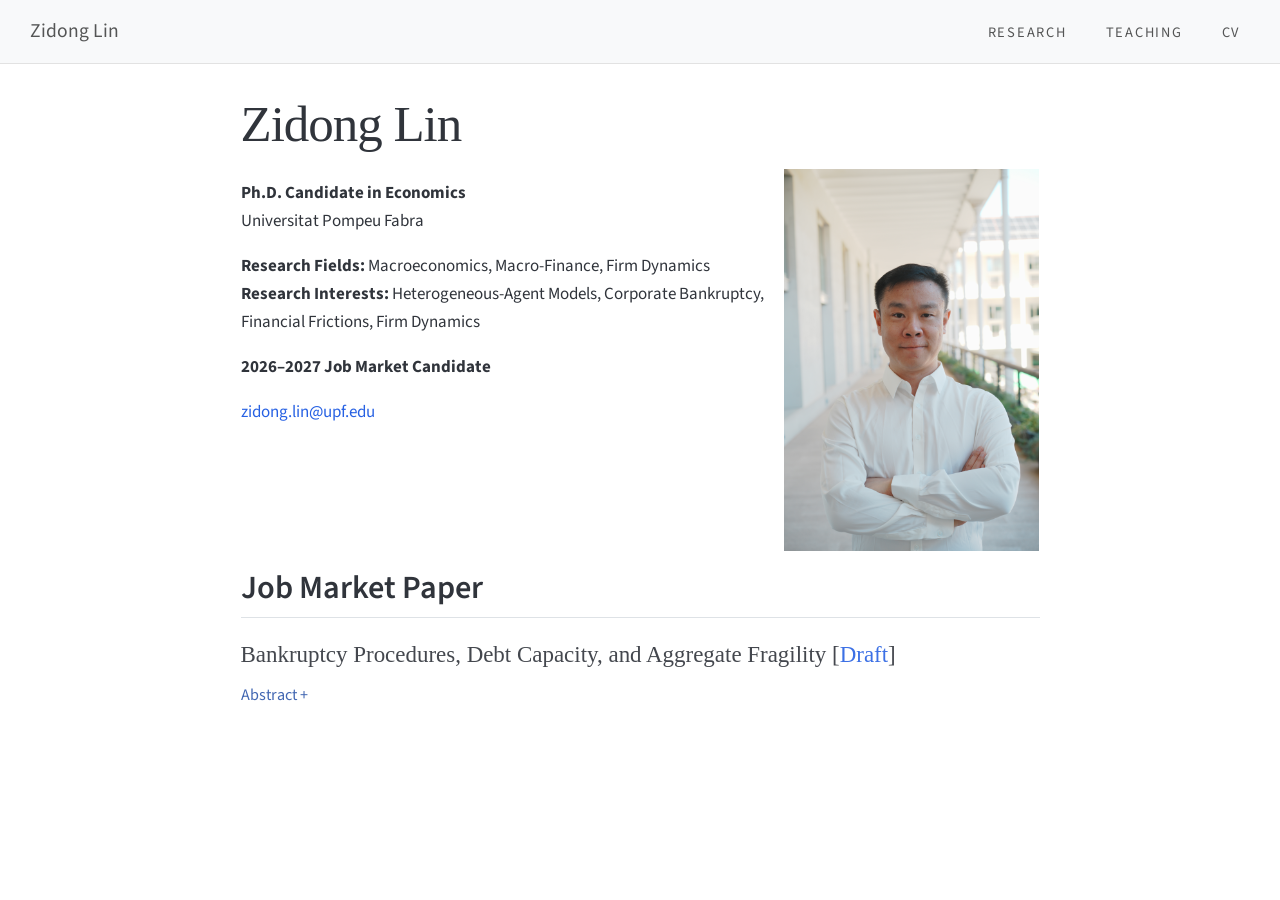
<file: index.html>
<!DOCTYPE html>
<html xmlns="http://www.w3.org/1999/xhtml" lang="en" xml:lang="en"><head>

<meta charset="utf-8">
<meta name="generator" content="quarto-1.10.18">

<meta name="viewport" content="width=device-width, initial-scale=1.0, user-scalable=yes">


<title>Zidong Lin</title>
<style>
/* Default styles provided by pandoc.
** See https://pandoc.org/MANUAL.html#variables-for-html for config info.
*/
span.smallcaps{font-variant: small-caps;}
div.columns{display: flex; gap: 1.5em;}
div.column{flex: auto;}
@media screen {
div.columns{gap: min(4vw, 1.5em);}
div.column{overflow-x: auto;}
}
div.hanging-indent{margin-left: 1.5em; text-indent: -1.5em;}
ul.task-list{list-style: none;}
ul.task-list li input[type="checkbox"] {
  width: 0.8em;
  margin: 0 0.8em 0.2em -1em; /* quarto-specific, see https://github.com/quarto-dev/quarto-cli/issues/4556 */ 
  vertical-align: middle;
}
</style>


<script src="site_libs/quarto-nav/quarto-nav.js"></script>
<script src="site_libs/quarto-nav/headroom.min.js"></script>
<script src="site_libs/clipboard/clipboard.min.js"></script>
<script src="site_libs/quarto-html/quarto.js" type="module"></script>
<script src="site_libs/quarto-html/tabsets/tabsets.js" type="module"></script>
<script src="site_libs/quarto-html/popper.min.js"></script>
<script src="site_libs/quarto-html/tippy.umd.min.js"></script>
<script src="site_libs/quarto-html/anchor.min.js"></script>
<link href="site_libs/quarto-html/tippy.css" rel="stylesheet">
<link href="site_libs/quarto-html/quarto-syntax-highlighting-64a204ab8560d761af7679ceaba22944.css" rel="stylesheet" id="quarto-text-highlighting-styles">
<script src="site_libs/bootstrap/bootstrap.min.js"></script>
<link href="site_libs/bootstrap/bootstrap-icons.css" rel="stylesheet">
<link href="site_libs/bootstrap/bootstrap-172ba59bd5e0b52282274ba0c0cc16fc.min.css" rel="stylesheet" append-hash="true" id="quarto-bootstrap" data-mode="light">
<script id="quarto-search-options" type="application/json">{
  "language": {
    "search-no-results-text": "No results",
    "search-matching-documents-text": "matching documents",
    "search-copy-link-title": "Copy link to search",
    "search-hide-matches-text": "Hide additional matches",
    "search-more-match-text": "more match in this document",
    "search-more-matches-text": "more matches in this document",
    "search-clear-button-title": "Clear",
    "search-text-placeholder": "",
    "search-detached-cancel-button-title": "Cancel",
    "search-submit-button-title": "Submit",
    "search-label": "Search"
  }
}</script>


<link rel="stylesheet" href="styles.css">
</head>

<body class="nav-fixed fullcontent quarto-light">

<div id="quarto-search-results"></div>
  <header id="quarto-header" class="headroom fixed-top">
    <nav class="navbar navbar-expand-lg " data-bs-theme="dark">
      <div class="navbar-container container-fluid">
      <div class="navbar-brand-container mx-auto">
    <a class="navbar-brand" href="./index.html">
    <span class="navbar-title">Zidong Lin</span>
    </a>
  </div>
          <button class="navbar-toggler" type="button" data-bs-toggle="collapse" data-bs-target="#navbarCollapse" aria-controls="navbarCollapse" role="menu" aria-expanded="false" aria-label="Toggle navigation" onclick="if (window.quartoToggleHeadroom) { window.quartoToggleHeadroom(); }">
  <span class="navbar-toggler-icon"></span>
</button>
          <div class="collapse navbar-collapse" id="navbarCollapse">
            <ul class="navbar-nav navbar-nav-scroll ms-auto">
  <li class="nav-item">
    <a class="nav-link" href="./research.html"> 
<span class="menu-text">Research</span></a>
  </li>  
  <li class="nav-item">
    <a class="nav-link" href="./teaching.html"> 
<span class="menu-text">Teaching</span></a>
  </li>  
  <li class="nav-item">
    <a class="nav-link" href="./cv.html"> 
<span class="menu-text">CV</span></a>
  </li>  
</ul>
          </div> <!-- /navcollapse -->
            <div class="quarto-navbar-tools">
</div>
      </div> <!-- /container-fluid -->
    </nav>
</header>
<!-- content -->
<div id="quarto-content" class="quarto-container page-columns page-rows-contents page-layout-article page-navbar">
<!-- sidebar -->
<!-- margin-sidebar -->
    
<!-- main -->
<main class="content" id="quarto-document-content"><header id="title-block-header" class="quarto-title-block"><h1 class="title display-7">Zidong Lin</h1></header>




<div class="columns homepage-intro">
<div class="column" style="width:68%;">
<section id="zidong-lin" class="level1">

<p><strong>Ph.D.&nbsp;Candidate in Economics</strong><br>
Universitat Pompeu Fabra</p>
<p><strong>Research Fields:</strong> Macroeconomics, Macro-Finance, Firm Dynamics<br>
<strong>Research Interests:</strong> Heterogeneous-Agent Models, Corporate Bankruptcy, Financial Frictions, Firm Dynamics</p>
<p><strong>2026–2027 Job Market Candidate</strong></p>
<p><a href="mailto:zidong.lin@upf.edu">zidong.lin@upf.edu</a></p>
</section>
</div><div class="column" style="width:32%;">
<p><img src="images/ZidongLin.jpg" class="profile-photo img-fluid"></p>
</div>
</div>
<section id="job-market-paper" class="level2">
<h2 class="anchored" data-anchor-id="job-market-paper">Job Market Paper</h2>
<section id="bankruptcy-procedures-debt-capacity-and-aggregate-fragility-draft" class="level3">
<h3 class="anchored" data-anchor-id="bankruptcy-procedures-debt-capacity-and-aggregate-fragility-draft">Bankruptcy Procedures, Debt Capacity, and Aggregate Fragility [<a class="paper-link" href="files/ZidongLin_Bankruptcy_Debt_Capacity_Fragility.pdf">Draft</a>]</h3>
<details class="abstract">
<summary>
Abstract
</summary>
<p>
Much corporate debt is backed by firms’ going concern value rather than the liquidation value of their assets. Such borrowing exposes firms to rollover risk, since what creditors recover depends on the firm continuing to operate. I study how bankruptcy procedures shape firms’ debt capacity and aggregate fragility in a heterogeneous-firm general-equilibrium model with defaultable short-term debt and rollover risk. Reorganization raises creditor recoveries in default, expanding the amount of debt that is safe from runs, but weakens repayment incentives when creditors have limited bargaining power. In the calibrated U.S. economy, the first force dominates: easier reorganization raises debt capacity, productivity, and welfare. These gains can reverse when rollover risk is sufficiently low. Yet such economies are also the most fragile, as firms self-insure less and take on more refinancing exposure. Reorganization therefore provides greater protection against credit market disruptions precisely where it may reduce steady-state welfare.
</p>
</details>


</section>
</section>

</main> <!-- /main -->
<script id="quarto-html-after-body" type="application/javascript">
  window.document.addEventListener("DOMContentLoaded", function (event) {
    const icon = "";
    const anchorJS = new window.AnchorJS();
    anchorJS.options = {
      placement: 'right',
      icon: icon
    };
    anchorJS.add('.anchored');
    const isCodeAnnotation = (el) => {
      for (const clz of el.classList) {
        if (clz.startsWith('code-annotation-')) {                     
          return true;
        }
      }
      return false;
    }
    const onCopySuccess = function(e) {
      // button target
      const button = e.trigger;
      // don't keep focus
      button.blur();
      // flash "checked"
      button.classList.add('code-copy-button-checked');
      var currentTitle = button.getAttribute("title");
      button.setAttribute("title", "Copied!");
      let tooltip;
      if (window.bootstrap) {
        button.setAttribute("data-bs-toggle", "tooltip");
        button.setAttribute("data-bs-placement", "left");
        button.setAttribute("data-bs-title", "Copied!");
        tooltip = new bootstrap.Tooltip(button, 
          { trigger: "manual", 
            customClass: "code-copy-button-tooltip",
            offset: [0, -8]});
        tooltip.show();    
      }
      setTimeout(function() {
        if (tooltip) {
          tooltip.hide();
          button.removeAttribute("data-bs-title");
          button.removeAttribute("data-bs-toggle");
          button.removeAttribute("data-bs-placement");
        }
        button.setAttribute("title", currentTitle);
        button.classList.remove('code-copy-button-checked');
      }, 1000);
      // clear code selection
      e.clearSelection();
    }
    const getTextToCopy = function(trigger) {
      const outerScaffold = trigger.parentElement.cloneNode(true);
      const codeEl = outerScaffold.querySelector('code');
      for (const childEl of codeEl.children) {
        if (isCodeAnnotation(childEl)) {
          childEl.remove();
        }
      }
      return codeEl.innerText;
    }
    const clipboard = new window.ClipboardJS('.code-copy-button:not([data-in-quarto-modal])', {
      text: getTextToCopy
    });
    clipboard.on('success', onCopySuccess);
    if (window.document.getElementById('quarto-embedded-source-code-modal')) {
      const clipboardModal = new window.ClipboardJS('.code-copy-button[data-in-quarto-modal]', {
        text: getTextToCopy,
        container: window.document.getElementById('quarto-embedded-source-code-modal')
      });
      clipboardModal.on('success', onCopySuccess);
    }
      var localhostRegex = new RegExp(/^(?:http|https):\/\/localhost\:?[0-9]*\//);
      var mailtoRegex = new RegExp(/^mailto:/);
        var filterRegex = new RegExp("https:\/\/zidonglin\.com");
      var isInternal = (href) => {
          return filterRegex.test(href) || localhostRegex.test(href) || mailtoRegex.test(href);
      }
      // Inspect non-navigation links and adorn them if external
     var links = window.document.querySelectorAll('a[href]:not(.nav-link):not(.navbar-brand):not(.toc-action):not(.sidebar-link):not(.sidebar-item-toggle):not(.pagination-link):not(.no-external):not([aria-hidden]):not(.dropdown-item):not(.quarto-navigation-tool):not(.about-link)');
      for (var i=0; i<links.length; i++) {
        const link = links[i];
        if (!isInternal(link.href)) {
          // undo the damage that might have been done by quarto-nav.js in the case of
          // links that we want to consider external
          if (link.dataset.originalHref !== undefined) {
            link.href = link.dataset.originalHref;
          }
        }
      }
    function tippyHover(el, contentFn, onTriggerFn, onUntriggerFn) {
      const config = {
        allowHTML: true,
        maxWidth: 500,
        delay: 100,
        arrow: false,
        appendTo: function(el) {
            return el.parentElement;
        },
        interactive: true,
        interactiveBorder: 10,
        theme: 'quarto',
        placement: 'bottom-start',
      };
      if (contentFn) {
        config.content = contentFn;
      }
      if (onTriggerFn) {
        config.onTrigger = onTriggerFn;
      }
      if (onUntriggerFn) {
        config.onUntrigger = onUntriggerFn;
      }
      window.tippy(el, config); 
    }
    const noterefs = window.document.querySelectorAll('a[role="doc-noteref"]');
    for (var i=0; i<noterefs.length; i++) {
      const ref = noterefs[i];
      tippyHover(ref, function() {
        // use id or data attribute instead here
        let href = ref.getAttribute('data-footnote-href') || ref.getAttribute('href');
        try { href = new URL(href).hash; } catch {}
        const id = href.replace(/^#\/?/, "");
        const note = window.document.getElementById(id);
        if (note) {
          return note.innerHTML;
        } else {
          return "";
        }
      });
    }
    const xrefs = window.document.querySelectorAll('a.quarto-xref');
    const processXRef = (id, note) => {
      // Strip column container classes
      const stripColumnClz = (el) => {
        el.classList.remove("page-full", "page-columns");
        if (el.children) {
          for (const child of el.children) {
            stripColumnClz(child);
          }
        }
      }
      stripColumnClz(note)
      if (id === null || id.startsWith('sec-')) {
        // Special case sections, only their first couple elements
        const container = document.createElement("div");
        if (note.children && note.children.length > 2) {
          container.appendChild(note.children[0].cloneNode(true));
          for (let i = 1; i < note.children.length; i++) {
            const child = note.children[i];
            if (child.tagName === "P" && child.innerText === "") {
              continue;
            } else {
              container.appendChild(child.cloneNode(true));
              break;
            }
          }
          if (window.Quarto?.typesetMath) {
            window.Quarto.typesetMath(container);
          }
          return container.innerHTML
        } else {
          if (window.Quarto?.typesetMath) {
            window.Quarto.typesetMath(note);
          }
          return note.innerHTML;
        }
      } else {
        // Remove any anchor links if they are present
        const anchorLink = note.querySelector('a.anchorjs-link');
        if (anchorLink) {
          anchorLink.remove();
        }
        if (window.Quarto?.typesetMath) {
          window.Quarto.typesetMath(note);
        }
        if (note.classList.contains("callout")) {
          return note.outerHTML;
        } else {
          return note.innerHTML;
        }
      }
    }
    for (var i=0; i<xrefs.length; i++) {
      const xref = xrefs[i];
      tippyHover(xref, undefined, function(instance) {
        instance.disable();
        let url = xref.getAttribute('href');
        let hash = undefined; 
        if (url.startsWith('#')) {
          hash = url;
        } else {
          try { hash = new URL(url).hash; } catch {}
        }
        if (hash) {
          const id = hash.replace(/^#\/?/, "");
          const note = window.document.getElementById(id);
          if (note !== null) {
            try {
              const html = processXRef(id, note.cloneNode(true));
              instance.setContent(html);
            } finally {
              instance.enable();
              instance.show();
            }
          } else {
            // See if we can fetch this
            fetch(url.split('#')[0])
            .then(res => res.text())
            .then(html => {
              const parser = new DOMParser();
              const htmlDoc = parser.parseFromString(html, "text/html");
              const note = htmlDoc.getElementById(id);
              if (note !== null) {
                const html = processXRef(id, note);
                instance.setContent(html);
              } 
            }).finally(() => {
              instance.enable();
              instance.show();
            });
          }
        } else {
          // See if we can fetch a full url (with no hash to target)
          // This is a special case and we should probably do some content thinning / targeting
          fetch(url)
          .then(res => res.text())
          .then(html => {
            const parser = new DOMParser();
            const htmlDoc = parser.parseFromString(html, "text/html");
            const note = htmlDoc.querySelector('main.content');
            if (note !== null) {
              // This should only happen for chapter cross references
              // (since there is no id in the URL)
              // remove the first header
              if (note.children.length > 0 && note.children[0].tagName === "HEADER") {
                note.children[0].remove();
              }
              const html = processXRef(null, note);
              instance.setContent(html);
            } 
          }).finally(() => {
            instance.enable();
            instance.show();
          });
        }
      }, function(instance) {
      });
    }
        let selectedAnnoteEl;
        const selectorForAnnotation = ( cell, annotation) => {
          let cellAttr = 'data-code-cell="' + cell + '"';
          let lineAttr = 'data-code-annotation="' +  annotation + '"';
          const selector = 'span[' + cellAttr + '][' + lineAttr + ']';
          return selector;
        }
        const selectCodeLines = (annoteEl) => {
          const doc = window.document;
          const targetCell = annoteEl.getAttribute("data-target-cell");
          const targetAnnotation = annoteEl.getAttribute("data-target-annotation");
          const annoteSpan = window.document.querySelector(selectorForAnnotation(targetCell, targetAnnotation));
          const lines = annoteSpan.getAttribute("data-code-lines").split(",");
          const lineIds = lines.map((line) => {
            return targetCell + "-" + line;
          })
          let top = null;
          let height = null;
          let parent = null;
          if (lineIds.length > 0) {
              //compute the position of the single el (top and bottom and make a div)
              const el = window.document.getElementById(lineIds[0]);
              top = el.offsetTop;
              height = el.offsetHeight;
              parent = el.parentElement.parentElement;
            if (lineIds.length > 1) {
              const lastEl = window.document.getElementById(lineIds[lineIds.length - 1]);
              const bottom = lastEl.offsetTop + lastEl.offsetHeight;
              height = bottom - top;
            }
            if (top !== null && height !== null && parent !== null) {
              // cook up a div (if necessary) and position it 
              let div = window.document.getElementById("code-annotation-line-highlight");
              if (div === null) {
                div = window.document.createElement("div");
                div.setAttribute("id", "code-annotation-line-highlight");
                div.style.position = 'absolute';
                parent.appendChild(div);
              }
              div.style.top = top - 2 + "px";
              div.style.height = height + 4 + "px";
              div.style.left = 0;
              let gutterDiv = window.document.getElementById("code-annotation-line-highlight-gutter");
              if (gutterDiv === null) {
                gutterDiv = window.document.createElement("div");
                gutterDiv.setAttribute("id", "code-annotation-line-highlight-gutter");
                gutterDiv.style.position = 'absolute';
                const codeCell = window.document.getElementById(targetCell);
                const gutter = codeCell.querySelector('.code-annotation-gutter');
                gutter.appendChild(gutterDiv);
              }
              gutterDiv.style.top = top - 2 + "px";
              gutterDiv.style.height = height + 4 + "px";
            }
            selectedAnnoteEl = annoteEl;
          }
        };
        const unselectCodeLines = () => {
          const elementsIds = ["code-annotation-line-highlight", "code-annotation-line-highlight-gutter"];
          elementsIds.forEach((elId) => {
            const div = window.document.getElementById(elId);
            if (div) {
              div.remove();
            }
          });
          selectedAnnoteEl = undefined;
        };
          // Handle positioning of the toggle
      window.addEventListener(
        "resize",
        throttle(() => {
          elRect = undefined;
          if (selectedAnnoteEl) {
            selectCodeLines(selectedAnnoteEl);
          }
        }, 10)
      );
      function throttle(fn, ms) {
      let throttle = false;
      let timer;
        return (...args) => {
          if(!throttle) { // first call gets through
              fn.apply(this, args);
              throttle = true;
          } else { // all the others get throttled
              if(timer) clearTimeout(timer); // cancel #2
              timer = setTimeout(() => {
                fn.apply(this, args);
                timer = throttle = false;
              }, ms);
          }
        };
      }
        // Attach click handler to the DT
        const annoteDls = window.document.querySelectorAll('dt[data-target-cell]');
        for (const annoteDlNode of annoteDls) {
          annoteDlNode.addEventListener('click', (event) => {
            const clickedEl = event.target;
            if (clickedEl !== selectedAnnoteEl) {
              unselectCodeLines();
              const activeEl = window.document.querySelector('dt[data-target-cell].code-annotation-active');
              if (activeEl) {
                activeEl.classList.remove('code-annotation-active');
              }
              selectCodeLines(clickedEl);
              clickedEl.classList.add('code-annotation-active');
            } else {
              // Unselect the line
              unselectCodeLines();
              clickedEl.classList.remove('code-annotation-active');
            }
          });
        }
    const findCites = (el) => {
      const parentEl = el.parentElement;
      if (parentEl) {
        const cites = parentEl.dataset.cites;
        if (cites) {
          return {
            el,
            cites: cites.split(' ')
          };
        } else {
          return findCites(el.parentElement)
        }
      } else {
        return undefined;
      }
    };
    var bibliorefs = window.document.querySelectorAll('a[role="doc-biblioref"]');
    for (var i=0; i<bibliorefs.length; i++) {
      const ref = bibliorefs[i];
      const citeInfo = findCites(ref);
      if (citeInfo) {
        tippyHover(citeInfo.el, function() {
          var popup = window.document.createElement('div');
          citeInfo.cites.forEach(function(cite) {
            var citeDiv = window.document.createElement('div');
            citeDiv.classList.add('hanging-indent');
            citeDiv.classList.add('csl-entry');
            var biblioDiv = window.document.getElementById('ref-' + cite);
            if (biblioDiv) {
              citeDiv.innerHTML = biblioDiv.innerHTML;
            }
            popup.appendChild(citeDiv);
          });
          return popup.innerHTML;
        });
      }
    }
  });
  </script>
</div> <!-- /content -->




</body></html>
</file>
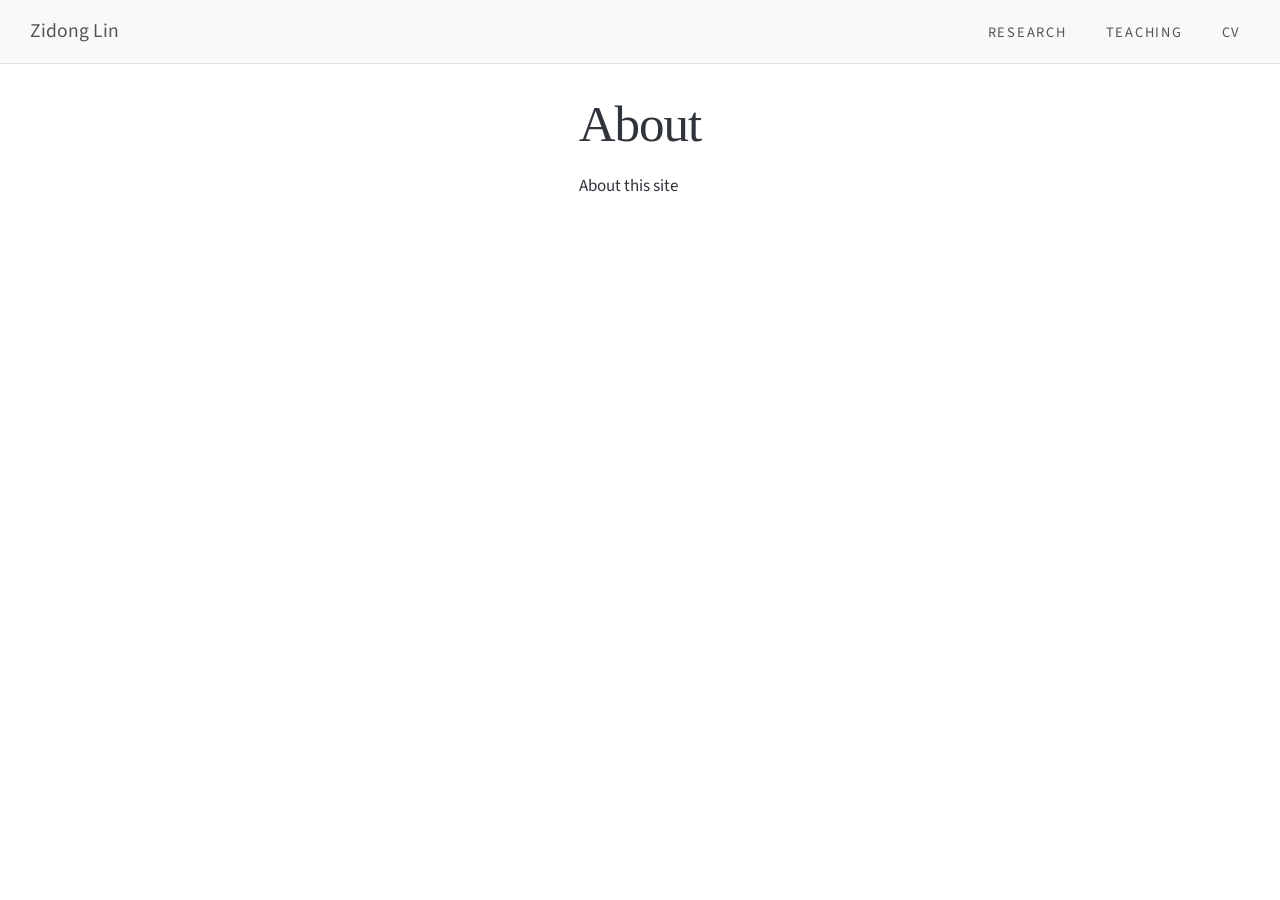
<file: about.html>
<!DOCTYPE html>
<html xmlns="http://www.w3.org/1999/xhtml" lang="en" xml:lang="en"><head>

<meta charset="utf-8">
<meta name="generator" content="quarto-1.10.18">

<meta name="viewport" content="width=device-width, initial-scale=1.0, user-scalable=yes">


<title>About – Zidong Lin</title>
<style>
/* Default styles provided by pandoc.
** See https://pandoc.org/MANUAL.html#variables-for-html for config info.
*/
span.smallcaps{font-variant: small-caps;}
div.columns{display: flex; gap: 1.5em;}
div.column{flex: auto;}
@media screen {
div.columns{gap: min(4vw, 1.5em);}
div.column{overflow-x: auto;}
}
div.hanging-indent{margin-left: 1.5em; text-indent: -1.5em;}
ul.task-list{list-style: none;}
ul.task-list li input[type="checkbox"] {
  width: 0.8em;
  margin: 0 0.8em 0.2em -1em; /* quarto-specific, see https://github.com/quarto-dev/quarto-cli/issues/4556 */ 
  vertical-align: middle;
}
</style>


<script src="site_libs/quarto-nav/quarto-nav.js"></script>
<script src="site_libs/quarto-nav/headroom.min.js"></script>
<script src="site_libs/clipboard/clipboard.min.js"></script>
<script src="site_libs/quarto-html/quarto.js" type="module"></script>
<script src="site_libs/quarto-html/tabsets/tabsets.js" type="module"></script>
<script src="site_libs/quarto-html/popper.min.js"></script>
<script src="site_libs/quarto-html/tippy.umd.min.js"></script>
<script src="site_libs/quarto-html/anchor.min.js"></script>
<link href="site_libs/quarto-html/tippy.css" rel="stylesheet">
<link href="site_libs/quarto-html/quarto-syntax-highlighting-64a204ab8560d761af7679ceaba22944.css" rel="stylesheet" id="quarto-text-highlighting-styles">
<script src="site_libs/bootstrap/bootstrap.min.js"></script>
<link href="site_libs/bootstrap/bootstrap-icons.css" rel="stylesheet">
<link href="site_libs/bootstrap/bootstrap-172ba59bd5e0b52282274ba0c0cc16fc.min.css" rel="stylesheet" append-hash="true" id="quarto-bootstrap" data-mode="light">
<script id="quarto-search-options" type="application/json">{
  "language": {
    "search-no-results-text": "No results",
    "search-matching-documents-text": "matching documents",
    "search-copy-link-title": "Copy link to search",
    "search-hide-matches-text": "Hide additional matches",
    "search-more-match-text": "more match in this document",
    "search-more-matches-text": "more matches in this document",
    "search-clear-button-title": "Clear",
    "search-text-placeholder": "",
    "search-detached-cancel-button-title": "Cancel",
    "search-submit-button-title": "Submit",
    "search-label": "Search"
  }
}</script>


<link rel="stylesheet" href="styles.css">
</head>

<body class="nav-fixed fullcontent quarto-light">

<div id="quarto-search-results"></div>
  <header id="quarto-header" class="headroom fixed-top">
    <nav class="navbar navbar-expand-lg " data-bs-theme="dark">
      <div class="navbar-container container-fluid">
      <div class="navbar-brand-container mx-auto">
    <a class="navbar-brand" href="./index.html">
    <span class="navbar-title">Zidong Lin</span>
    </a>
  </div>
          <button class="navbar-toggler" type="button" data-bs-toggle="collapse" data-bs-target="#navbarCollapse" aria-controls="navbarCollapse" role="menu" aria-expanded="false" aria-label="Toggle navigation" onclick="if (window.quartoToggleHeadroom) { window.quartoToggleHeadroom(); }">
  <span class="navbar-toggler-icon"></span>
</button>
          <div class="collapse navbar-collapse" id="navbarCollapse">
            <ul class="navbar-nav navbar-nav-scroll ms-auto">
  <li class="nav-item">
    <a class="nav-link" href="./research.html"> 
<span class="menu-text">Research</span></a>
  </li>  
  <li class="nav-item">
    <a class="nav-link" href="./teaching.html"> 
<span class="menu-text">Teaching</span></a>
  </li>  
  <li class="nav-item">
    <a class="nav-link" href="./cv.html"> 
<span class="menu-text">CV</span></a>
  </li>  
</ul>
          </div> <!-- /navcollapse -->
            <div class="quarto-navbar-tools">
</div>
      </div> <!-- /container-fluid -->
    </nav>
</header>
<!-- content -->
<div id="quarto-content" class="quarto-container page-columns page-rows-contents page-layout-article page-navbar">
<!-- sidebar -->
<!-- margin-sidebar -->
    
<!-- main -->
<main class="content" id="quarto-document-content">

<header id="title-block-header" class="quarto-title-block default">
<div class="quarto-title">
<h1 class="title">About</h1>
</div>



<div class="quarto-title-meta">

    
  
    
  </div>
  


</header>


<p>About this site</p>



</main> <!-- /main -->
<script id="quarto-html-after-body" type="application/javascript">
  window.document.addEventListener("DOMContentLoaded", function (event) {
    const icon = "";
    const anchorJS = new window.AnchorJS();
    anchorJS.options = {
      placement: 'right',
      icon: icon
    };
    anchorJS.add('.anchored');
    const isCodeAnnotation = (el) => {
      for (const clz of el.classList) {
        if (clz.startsWith('code-annotation-')) {                     
          return true;
        }
      }
      return false;
    }
    const onCopySuccess = function(e) {
      // button target
      const button = e.trigger;
      // don't keep focus
      button.blur();
      // flash "checked"
      button.classList.add('code-copy-button-checked');
      var currentTitle = button.getAttribute("title");
      button.setAttribute("title", "Copied!");
      let tooltip;
      if (window.bootstrap) {
        button.setAttribute("data-bs-toggle", "tooltip");
        button.setAttribute("data-bs-placement", "left");
        button.setAttribute("data-bs-title", "Copied!");
        tooltip = new bootstrap.Tooltip(button, 
          { trigger: "manual", 
            customClass: "code-copy-button-tooltip",
            offset: [0, -8]});
        tooltip.show();    
      }
      setTimeout(function() {
        if (tooltip) {
          tooltip.hide();
          button.removeAttribute("data-bs-title");
          button.removeAttribute("data-bs-toggle");
          button.removeAttribute("data-bs-placement");
        }
        button.setAttribute("title", currentTitle);
        button.classList.remove('code-copy-button-checked');
      }, 1000);
      // clear code selection
      e.clearSelection();
    }
    const getTextToCopy = function(trigger) {
      const outerScaffold = trigger.parentElement.cloneNode(true);
      const codeEl = outerScaffold.querySelector('code');
      for (const childEl of codeEl.children) {
        if (isCodeAnnotation(childEl)) {
          childEl.remove();
        }
      }
      return codeEl.innerText;
    }
    const clipboard = new window.ClipboardJS('.code-copy-button:not([data-in-quarto-modal])', {
      text: getTextToCopy
    });
    clipboard.on('success', onCopySuccess);
    if (window.document.getElementById('quarto-embedded-source-code-modal')) {
      const clipboardModal = new window.ClipboardJS('.code-copy-button[data-in-quarto-modal]', {
        text: getTextToCopy,
        container: window.document.getElementById('quarto-embedded-source-code-modal')
      });
      clipboardModal.on('success', onCopySuccess);
    }
      var localhostRegex = new RegExp(/^(?:http|https):\/\/localhost\:?[0-9]*\//);
      var mailtoRegex = new RegExp(/^mailto:/);
        var filterRegex = new RegExp("https:\/\/zidonglin\.com");
      var isInternal = (href) => {
          return filterRegex.test(href) || localhostRegex.test(href) || mailtoRegex.test(href);
      }
      // Inspect non-navigation links and adorn them if external
     var links = window.document.querySelectorAll('a[href]:not(.nav-link):not(.navbar-brand):not(.toc-action):not(.sidebar-link):not(.sidebar-item-toggle):not(.pagination-link):not(.no-external):not([aria-hidden]):not(.dropdown-item):not(.quarto-navigation-tool):not(.about-link)');
      for (var i=0; i<links.length; i++) {
        const link = links[i];
        if (!isInternal(link.href)) {
          // undo the damage that might have been done by quarto-nav.js in the case of
          // links that we want to consider external
          if (link.dataset.originalHref !== undefined) {
            link.href = link.dataset.originalHref;
          }
        }
      }
    function tippyHover(el, contentFn, onTriggerFn, onUntriggerFn) {
      const config = {
        allowHTML: true,
        maxWidth: 500,
        delay: 100,
        arrow: false,
        appendTo: function(el) {
            return el.parentElement;
        },
        interactive: true,
        interactiveBorder: 10,
        theme: 'quarto',
        placement: 'bottom-start',
      };
      if (contentFn) {
        config.content = contentFn;
      }
      if (onTriggerFn) {
        config.onTrigger = onTriggerFn;
      }
      if (onUntriggerFn) {
        config.onUntrigger = onUntriggerFn;
      }
      window.tippy(el, config); 
    }
    const noterefs = window.document.querySelectorAll('a[role="doc-noteref"]');
    for (var i=0; i<noterefs.length; i++) {
      const ref = noterefs[i];
      tippyHover(ref, function() {
        // use id or data attribute instead here
        let href = ref.getAttribute('data-footnote-href') || ref.getAttribute('href');
        try { href = new URL(href).hash; } catch {}
        const id = href.replace(/^#\/?/, "");
        const note = window.document.getElementById(id);
        if (note) {
          return note.innerHTML;
        } else {
          return "";
        }
      });
    }
    const xrefs = window.document.querySelectorAll('a.quarto-xref');
    const processXRef = (id, note) => {
      // Strip column container classes
      const stripColumnClz = (el) => {
        el.classList.remove("page-full", "page-columns");
        if (el.children) {
          for (const child of el.children) {
            stripColumnClz(child);
          }
        }
      }
      stripColumnClz(note)
      if (id === null || id.startsWith('sec-')) {
        // Special case sections, only their first couple elements
        const container = document.createElement("div");
        if (note.children && note.children.length > 2) {
          container.appendChild(note.children[0].cloneNode(true));
          for (let i = 1; i < note.children.length; i++) {
            const child = note.children[i];
            if (child.tagName === "P" && child.innerText === "") {
              continue;
            } else {
              container.appendChild(child.cloneNode(true));
              break;
            }
          }
          if (window.Quarto?.typesetMath) {
            window.Quarto.typesetMath(container);
          }
          return container.innerHTML
        } else {
          if (window.Quarto?.typesetMath) {
            window.Quarto.typesetMath(note);
          }
          return note.innerHTML;
        }
      } else {
        // Remove any anchor links if they are present
        const anchorLink = note.querySelector('a.anchorjs-link');
        if (anchorLink) {
          anchorLink.remove();
        }
        if (window.Quarto?.typesetMath) {
          window.Quarto.typesetMath(note);
        }
        if (note.classList.contains("callout")) {
          return note.outerHTML;
        } else {
          return note.innerHTML;
        }
      }
    }
    for (var i=0; i<xrefs.length; i++) {
      const xref = xrefs[i];
      tippyHover(xref, undefined, function(instance) {
        instance.disable();
        let url = xref.getAttribute('href');
        let hash = undefined; 
        if (url.startsWith('#')) {
          hash = url;
        } else {
          try { hash = new URL(url).hash; } catch {}
        }
        if (hash) {
          const id = hash.replace(/^#\/?/, "");
          const note = window.document.getElementById(id);
          if (note !== null) {
            try {
              const html = processXRef(id, note.cloneNode(true));
              instance.setContent(html);
            } finally {
              instance.enable();
              instance.show();
            }
          } else {
            // See if we can fetch this
            fetch(url.split('#')[0])
            .then(res => res.text())
            .then(html => {
              const parser = new DOMParser();
              const htmlDoc = parser.parseFromString(html, "text/html");
              const note = htmlDoc.getElementById(id);
              if (note !== null) {
                const html = processXRef(id, note);
                instance.setContent(html);
              } 
            }).finally(() => {
              instance.enable();
              instance.show();
            });
          }
        } else {
          // See if we can fetch a full url (with no hash to target)
          // This is a special case and we should probably do some content thinning / targeting
          fetch(url)
          .then(res => res.text())
          .then(html => {
            const parser = new DOMParser();
            const htmlDoc = parser.parseFromString(html, "text/html");
            const note = htmlDoc.querySelector('main.content');
            if (note !== null) {
              // This should only happen for chapter cross references
              // (since there is no id in the URL)
              // remove the first header
              if (note.children.length > 0 && note.children[0].tagName === "HEADER") {
                note.children[0].remove();
              }
              const html = processXRef(null, note);
              instance.setContent(html);
            } 
          }).finally(() => {
            instance.enable();
            instance.show();
          });
        }
      }, function(instance) {
      });
    }
        let selectedAnnoteEl;
        const selectorForAnnotation = ( cell, annotation) => {
          let cellAttr = 'data-code-cell="' + cell + '"';
          let lineAttr = 'data-code-annotation="' +  annotation + '"';
          const selector = 'span[' + cellAttr + '][' + lineAttr + ']';
          return selector;
        }
        const selectCodeLines = (annoteEl) => {
          const doc = window.document;
          const targetCell = annoteEl.getAttribute("data-target-cell");
          const targetAnnotation = annoteEl.getAttribute("data-target-annotation");
          const annoteSpan = window.document.querySelector(selectorForAnnotation(targetCell, targetAnnotation));
          const lines = annoteSpan.getAttribute("data-code-lines").split(",");
          const lineIds = lines.map((line) => {
            return targetCell + "-" + line;
          })
          let top = null;
          let height = null;
          let parent = null;
          if (lineIds.length > 0) {
              //compute the position of the single el (top and bottom and make a div)
              const el = window.document.getElementById(lineIds[0]);
              top = el.offsetTop;
              height = el.offsetHeight;
              parent = el.parentElement.parentElement;
            if (lineIds.length > 1) {
              const lastEl = window.document.getElementById(lineIds[lineIds.length - 1]);
              const bottom = lastEl.offsetTop + lastEl.offsetHeight;
              height = bottom - top;
            }
            if (top !== null && height !== null && parent !== null) {
              // cook up a div (if necessary) and position it 
              let div = window.document.getElementById("code-annotation-line-highlight");
              if (div === null) {
                div = window.document.createElement("div");
                div.setAttribute("id", "code-annotation-line-highlight");
                div.style.position = 'absolute';
                parent.appendChild(div);
              }
              div.style.top = top - 2 + "px";
              div.style.height = height + 4 + "px";
              div.style.left = 0;
              let gutterDiv = window.document.getElementById("code-annotation-line-highlight-gutter");
              if (gutterDiv === null) {
                gutterDiv = window.document.createElement("div");
                gutterDiv.setAttribute("id", "code-annotation-line-highlight-gutter");
                gutterDiv.style.position = 'absolute';
                const codeCell = window.document.getElementById(targetCell);
                const gutter = codeCell.querySelector('.code-annotation-gutter');
                gutter.appendChild(gutterDiv);
              }
              gutterDiv.style.top = top - 2 + "px";
              gutterDiv.style.height = height + 4 + "px";
            }
            selectedAnnoteEl = annoteEl;
          }
        };
        const unselectCodeLines = () => {
          const elementsIds = ["code-annotation-line-highlight", "code-annotation-line-highlight-gutter"];
          elementsIds.forEach((elId) => {
            const div = window.document.getElementById(elId);
            if (div) {
              div.remove();
            }
          });
          selectedAnnoteEl = undefined;
        };
          // Handle positioning of the toggle
      window.addEventListener(
        "resize",
        throttle(() => {
          elRect = undefined;
          if (selectedAnnoteEl) {
            selectCodeLines(selectedAnnoteEl);
          }
        }, 10)
      );
      function throttle(fn, ms) {
      let throttle = false;
      let timer;
        return (...args) => {
          if(!throttle) { // first call gets through
              fn.apply(this, args);
              throttle = true;
          } else { // all the others get throttled
              if(timer) clearTimeout(timer); // cancel #2
              timer = setTimeout(() => {
                fn.apply(this, args);
                timer = throttle = false;
              }, ms);
          }
        };
      }
        // Attach click handler to the DT
        const annoteDls = window.document.querySelectorAll('dt[data-target-cell]');
        for (const annoteDlNode of annoteDls) {
          annoteDlNode.addEventListener('click', (event) => {
            const clickedEl = event.target;
            if (clickedEl !== selectedAnnoteEl) {
              unselectCodeLines();
              const activeEl = window.document.querySelector('dt[data-target-cell].code-annotation-active');
              if (activeEl) {
                activeEl.classList.remove('code-annotation-active');
              }
              selectCodeLines(clickedEl);
              clickedEl.classList.add('code-annotation-active');
            } else {
              // Unselect the line
              unselectCodeLines();
              clickedEl.classList.remove('code-annotation-active');
            }
          });
        }
    const findCites = (el) => {
      const parentEl = el.parentElement;
      if (parentEl) {
        const cites = parentEl.dataset.cites;
        if (cites) {
          return {
            el,
            cites: cites.split(' ')
          };
        } else {
          return findCites(el.parentElement)
        }
      } else {
        return undefined;
      }
    };
    var bibliorefs = window.document.querySelectorAll('a[role="doc-biblioref"]');
    for (var i=0; i<bibliorefs.length; i++) {
      const ref = bibliorefs[i];
      const citeInfo = findCites(ref);
      if (citeInfo) {
        tippyHover(citeInfo.el, function() {
          var popup = window.document.createElement('div');
          citeInfo.cites.forEach(function(cite) {
            var citeDiv = window.document.createElement('div');
            citeDiv.classList.add('hanging-indent');
            citeDiv.classList.add('csl-entry');
            var biblioDiv = window.document.getElementById('ref-' + cite);
            if (biblioDiv) {
              citeDiv.innerHTML = biblioDiv.innerHTML;
            }
            popup.appendChild(citeDiv);
          });
          return popup.innerHTML;
        });
      }
    }
  });
  </script>
</div> <!-- /content -->




</body></html>
</file>
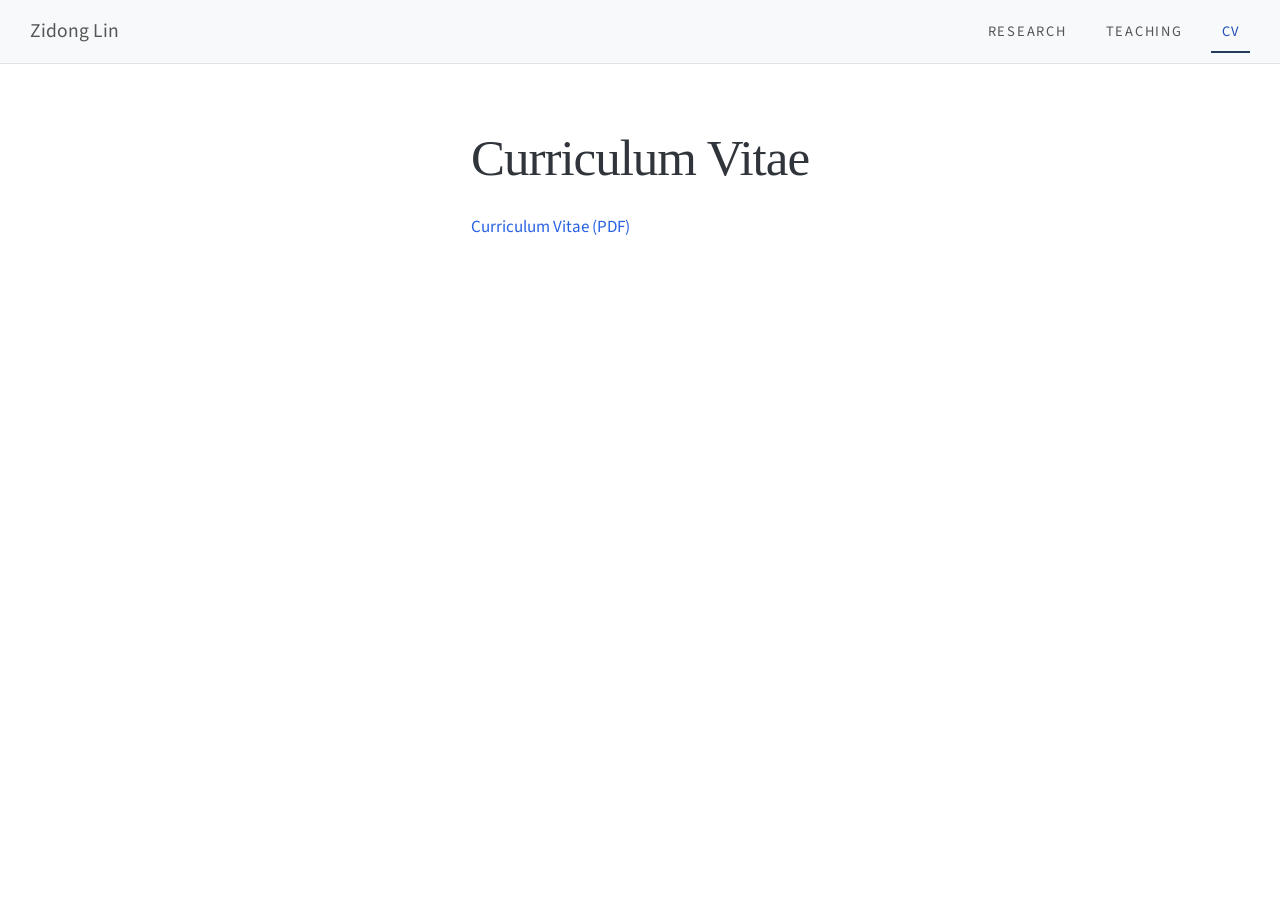
<file: cv.html>
<!DOCTYPE html>
<html xmlns="http://www.w3.org/1999/xhtml" lang="en" xml:lang="en"><head>

<meta charset="utf-8">
<meta name="generator" content="quarto-1.10.18">

<meta name="viewport" content="width=device-width, initial-scale=1.0, user-scalable=yes">


<title>cv – Zidong Lin</title>
<style>
/* Default styles provided by pandoc.
** See https://pandoc.org/MANUAL.html#variables-for-html for config info.
*/
span.smallcaps{font-variant: small-caps;}
div.columns{display: flex; gap: 1.5em;}
div.column{flex: auto;}
@media screen {
div.columns{gap: min(4vw, 1.5em);}
div.column{overflow-x: auto;}
}
div.hanging-indent{margin-left: 1.5em; text-indent: -1.5em;}
ul.task-list{list-style: none;}
ul.task-list li input[type="checkbox"] {
  width: 0.8em;
  margin: 0 0.8em 0.2em -1em; /* quarto-specific, see https://github.com/quarto-dev/quarto-cli/issues/4556 */ 
  vertical-align: middle;
}
</style>


<script src="site_libs/quarto-nav/quarto-nav.js"></script>
<script src="site_libs/quarto-nav/headroom.min.js"></script>
<script src="site_libs/clipboard/clipboard.min.js"></script>
<script src="site_libs/quarto-html/quarto.js" type="module"></script>
<script src="site_libs/quarto-html/tabsets/tabsets.js" type="module"></script>
<script src="site_libs/quarto-html/popper.min.js"></script>
<script src="site_libs/quarto-html/tippy.umd.min.js"></script>
<script src="site_libs/quarto-html/anchor.min.js"></script>
<link href="site_libs/quarto-html/tippy.css" rel="stylesheet">
<link href="site_libs/quarto-html/quarto-syntax-highlighting-64a204ab8560d761af7679ceaba22944.css" rel="stylesheet" id="quarto-text-highlighting-styles">
<script src="site_libs/bootstrap/bootstrap.min.js"></script>
<link href="site_libs/bootstrap/bootstrap-icons.css" rel="stylesheet">
<link href="site_libs/bootstrap/bootstrap-172ba59bd5e0b52282274ba0c0cc16fc.min.css" rel="stylesheet" append-hash="true" id="quarto-bootstrap" data-mode="light">
<script id="quarto-search-options" type="application/json">{
  "language": {
    "search-no-results-text": "No results",
    "search-matching-documents-text": "matching documents",
    "search-copy-link-title": "Copy link to search",
    "search-hide-matches-text": "Hide additional matches",
    "search-more-match-text": "more match in this document",
    "search-more-matches-text": "more matches in this document",
    "search-clear-button-title": "Clear",
    "search-text-placeholder": "",
    "search-detached-cancel-button-title": "Cancel",
    "search-submit-button-title": "Submit",
    "search-label": "Search"
  }
}</script>


<link rel="stylesheet" href="styles.css">
</head>

<body class="nav-fixed fullcontent quarto-light">

<div id="quarto-search-results"></div>
  <header id="quarto-header" class="headroom fixed-top">
    <nav class="navbar navbar-expand-lg " data-bs-theme="dark">
      <div class="navbar-container container-fluid">
      <div class="navbar-brand-container mx-auto">
    <a class="navbar-brand" href="./index.html">
    <span class="navbar-title">Zidong Lin</span>
    </a>
  </div>
          <button class="navbar-toggler" type="button" data-bs-toggle="collapse" data-bs-target="#navbarCollapse" aria-controls="navbarCollapse" role="menu" aria-expanded="false" aria-label="Toggle navigation" onclick="if (window.quartoToggleHeadroom) { window.quartoToggleHeadroom(); }">
  <span class="navbar-toggler-icon"></span>
</button>
          <div class="collapse navbar-collapse" id="navbarCollapse">
            <ul class="navbar-nav navbar-nav-scroll ms-auto">
  <li class="nav-item">
    <a class="nav-link" href="./research.html"> 
<span class="menu-text">Research</span></a>
  </li>  
  <li class="nav-item">
    <a class="nav-link" href="./teaching.html"> 
<span class="menu-text">Teaching</span></a>
  </li>  
  <li class="nav-item">
    <a class="nav-link active" href="./cv.html" aria-current="page"> 
<span class="menu-text">CV</span></a>
  </li>  
</ul>
          </div> <!-- /navcollapse -->
            <div class="quarto-navbar-tools">
</div>
      </div> <!-- /container-fluid -->
    </nav>
</header>
<!-- content -->
<div id="quarto-content" class="quarto-container page-columns page-rows-contents page-layout-article page-navbar">
<!-- sidebar -->
<!-- margin-sidebar -->
    
<!-- main -->
<main class="content" id="quarto-document-content"><header id="title-block-header" class="quarto-title-block"></header>




<section id="curriculum-vitae" class="level1">
<h1>Curriculum Vitae</h1>
<p><a href="files/CV_ZidongLin.pdf">Curriculum Vitae (PDF)</a></p>


</section>

</main> <!-- /main -->
<script id="quarto-html-after-body" type="application/javascript">
  window.document.addEventListener("DOMContentLoaded", function (event) {
    const icon = "";
    const anchorJS = new window.AnchorJS();
    anchorJS.options = {
      placement: 'right',
      icon: icon
    };
    anchorJS.add('.anchored');
    const isCodeAnnotation = (el) => {
      for (const clz of el.classList) {
        if (clz.startsWith('code-annotation-')) {                     
          return true;
        }
      }
      return false;
    }
    const onCopySuccess = function(e) {
      // button target
      const button = e.trigger;
      // don't keep focus
      button.blur();
      // flash "checked"
      button.classList.add('code-copy-button-checked');
      var currentTitle = button.getAttribute("title");
      button.setAttribute("title", "Copied!");
      let tooltip;
      if (window.bootstrap) {
        button.setAttribute("data-bs-toggle", "tooltip");
        button.setAttribute("data-bs-placement", "left");
        button.setAttribute("data-bs-title", "Copied!");
        tooltip = new bootstrap.Tooltip(button, 
          { trigger: "manual", 
            customClass: "code-copy-button-tooltip",
            offset: [0, -8]});
        tooltip.show();    
      }
      setTimeout(function() {
        if (tooltip) {
          tooltip.hide();
          button.removeAttribute("data-bs-title");
          button.removeAttribute("data-bs-toggle");
          button.removeAttribute("data-bs-placement");
        }
        button.setAttribute("title", currentTitle);
        button.classList.remove('code-copy-button-checked');
      }, 1000);
      // clear code selection
      e.clearSelection();
    }
    const getTextToCopy = function(trigger) {
      const outerScaffold = trigger.parentElement.cloneNode(true);
      const codeEl = outerScaffold.querySelector('code');
      for (const childEl of codeEl.children) {
        if (isCodeAnnotation(childEl)) {
          childEl.remove();
        }
      }
      return codeEl.innerText;
    }
    const clipboard = new window.ClipboardJS('.code-copy-button:not([data-in-quarto-modal])', {
      text: getTextToCopy
    });
    clipboard.on('success', onCopySuccess);
    if (window.document.getElementById('quarto-embedded-source-code-modal')) {
      const clipboardModal = new window.ClipboardJS('.code-copy-button[data-in-quarto-modal]', {
        text: getTextToCopy,
        container: window.document.getElementById('quarto-embedded-source-code-modal')
      });
      clipboardModal.on('success', onCopySuccess);
    }
      var localhostRegex = new RegExp(/^(?:http|https):\/\/localhost\:?[0-9]*\//);
      var mailtoRegex = new RegExp(/^mailto:/);
        var filterRegex = new RegExp("https:\/\/zidonglin\.com");
      var isInternal = (href) => {
          return filterRegex.test(href) || localhostRegex.test(href) || mailtoRegex.test(href);
      }
      // Inspect non-navigation links and adorn them if external
     var links = window.document.querySelectorAll('a[href]:not(.nav-link):not(.navbar-brand):not(.toc-action):not(.sidebar-link):not(.sidebar-item-toggle):not(.pagination-link):not(.no-external):not([aria-hidden]):not(.dropdown-item):not(.quarto-navigation-tool):not(.about-link)');
      for (var i=0; i<links.length; i++) {
        const link = links[i];
        if (!isInternal(link.href)) {
          // undo the damage that might have been done by quarto-nav.js in the case of
          // links that we want to consider external
          if (link.dataset.originalHref !== undefined) {
            link.href = link.dataset.originalHref;
          }
        }
      }
    function tippyHover(el, contentFn, onTriggerFn, onUntriggerFn) {
      const config = {
        allowHTML: true,
        maxWidth: 500,
        delay: 100,
        arrow: false,
        appendTo: function(el) {
            return el.parentElement;
        },
        interactive: true,
        interactiveBorder: 10,
        theme: 'quarto',
        placement: 'bottom-start',
      };
      if (contentFn) {
        config.content = contentFn;
      }
      if (onTriggerFn) {
        config.onTrigger = onTriggerFn;
      }
      if (onUntriggerFn) {
        config.onUntrigger = onUntriggerFn;
      }
      window.tippy(el, config); 
    }
    const noterefs = window.document.querySelectorAll('a[role="doc-noteref"]');
    for (var i=0; i<noterefs.length; i++) {
      const ref = noterefs[i];
      tippyHover(ref, function() {
        // use id or data attribute instead here
        let href = ref.getAttribute('data-footnote-href') || ref.getAttribute('href');
        try { href = new URL(href).hash; } catch {}
        const id = href.replace(/^#\/?/, "");
        const note = window.document.getElementById(id);
        if (note) {
          return note.innerHTML;
        } else {
          return "";
        }
      });
    }
    const xrefs = window.document.querySelectorAll('a.quarto-xref');
    const processXRef = (id, note) => {
      // Strip column container classes
      const stripColumnClz = (el) => {
        el.classList.remove("page-full", "page-columns");
        if (el.children) {
          for (const child of el.children) {
            stripColumnClz(child);
          }
        }
      }
      stripColumnClz(note)
      if (id === null || id.startsWith('sec-')) {
        // Special case sections, only their first couple elements
        const container = document.createElement("div");
        if (note.children && note.children.length > 2) {
          container.appendChild(note.children[0].cloneNode(true));
          for (let i = 1; i < note.children.length; i++) {
            const child = note.children[i];
            if (child.tagName === "P" && child.innerText === "") {
              continue;
            } else {
              container.appendChild(child.cloneNode(true));
              break;
            }
          }
          if (window.Quarto?.typesetMath) {
            window.Quarto.typesetMath(container);
          }
          return container.innerHTML
        } else {
          if (window.Quarto?.typesetMath) {
            window.Quarto.typesetMath(note);
          }
          return note.innerHTML;
        }
      } else {
        // Remove any anchor links if they are present
        const anchorLink = note.querySelector('a.anchorjs-link');
        if (anchorLink) {
          anchorLink.remove();
        }
        if (window.Quarto?.typesetMath) {
          window.Quarto.typesetMath(note);
        }
        if (note.classList.contains("callout")) {
          return note.outerHTML;
        } else {
          return note.innerHTML;
        }
      }
    }
    for (var i=0; i<xrefs.length; i++) {
      const xref = xrefs[i];
      tippyHover(xref, undefined, function(instance) {
        instance.disable();
        let url = xref.getAttribute('href');
        let hash = undefined; 
        if (url.startsWith('#')) {
          hash = url;
        } else {
          try { hash = new URL(url).hash; } catch {}
        }
        if (hash) {
          const id = hash.replace(/^#\/?/, "");
          const note = window.document.getElementById(id);
          if (note !== null) {
            try {
              const html = processXRef(id, note.cloneNode(true));
              instance.setContent(html);
            } finally {
              instance.enable();
              instance.show();
            }
          } else {
            // See if we can fetch this
            fetch(url.split('#')[0])
            .then(res => res.text())
            .then(html => {
              const parser = new DOMParser();
              const htmlDoc = parser.parseFromString(html, "text/html");
              const note = htmlDoc.getElementById(id);
              if (note !== null) {
                const html = processXRef(id, note);
                instance.setContent(html);
              } 
            }).finally(() => {
              instance.enable();
              instance.show();
            });
          }
        } else {
          // See if we can fetch a full url (with no hash to target)
          // This is a special case and we should probably do some content thinning / targeting
          fetch(url)
          .then(res => res.text())
          .then(html => {
            const parser = new DOMParser();
            const htmlDoc = parser.parseFromString(html, "text/html");
            const note = htmlDoc.querySelector('main.content');
            if (note !== null) {
              // This should only happen for chapter cross references
              // (since there is no id in the URL)
              // remove the first header
              if (note.children.length > 0 && note.children[0].tagName === "HEADER") {
                note.children[0].remove();
              }
              const html = processXRef(null, note);
              instance.setContent(html);
            } 
          }).finally(() => {
            instance.enable();
            instance.show();
          });
        }
      }, function(instance) {
      });
    }
        let selectedAnnoteEl;
        const selectorForAnnotation = ( cell, annotation) => {
          let cellAttr = 'data-code-cell="' + cell + '"';
          let lineAttr = 'data-code-annotation="' +  annotation + '"';
          const selector = 'span[' + cellAttr + '][' + lineAttr + ']';
          return selector;
        }
        const selectCodeLines = (annoteEl) => {
          const doc = window.document;
          const targetCell = annoteEl.getAttribute("data-target-cell");
          const targetAnnotation = annoteEl.getAttribute("data-target-annotation");
          const annoteSpan = window.document.querySelector(selectorForAnnotation(targetCell, targetAnnotation));
          const lines = annoteSpan.getAttribute("data-code-lines").split(",");
          const lineIds = lines.map((line) => {
            return targetCell + "-" + line;
          })
          let top = null;
          let height = null;
          let parent = null;
          if (lineIds.length > 0) {
              //compute the position of the single el (top and bottom and make a div)
              const el = window.document.getElementById(lineIds[0]);
              top = el.offsetTop;
              height = el.offsetHeight;
              parent = el.parentElement.parentElement;
            if (lineIds.length > 1) {
              const lastEl = window.document.getElementById(lineIds[lineIds.length - 1]);
              const bottom = lastEl.offsetTop + lastEl.offsetHeight;
              height = bottom - top;
            }
            if (top !== null && height !== null && parent !== null) {
              // cook up a div (if necessary) and position it 
              let div = window.document.getElementById("code-annotation-line-highlight");
              if (div === null) {
                div = window.document.createElement("div");
                div.setAttribute("id", "code-annotation-line-highlight");
                div.style.position = 'absolute';
                parent.appendChild(div);
              }
              div.style.top = top - 2 + "px";
              div.style.height = height + 4 + "px";
              div.style.left = 0;
              let gutterDiv = window.document.getElementById("code-annotation-line-highlight-gutter");
              if (gutterDiv === null) {
                gutterDiv = window.document.createElement("div");
                gutterDiv.setAttribute("id", "code-annotation-line-highlight-gutter");
                gutterDiv.style.position = 'absolute';
                const codeCell = window.document.getElementById(targetCell);
                const gutter = codeCell.querySelector('.code-annotation-gutter');
                gutter.appendChild(gutterDiv);
              }
              gutterDiv.style.top = top - 2 + "px";
              gutterDiv.style.height = height + 4 + "px";
            }
            selectedAnnoteEl = annoteEl;
          }
        };
        const unselectCodeLines = () => {
          const elementsIds = ["code-annotation-line-highlight", "code-annotation-line-highlight-gutter"];
          elementsIds.forEach((elId) => {
            const div = window.document.getElementById(elId);
            if (div) {
              div.remove();
            }
          });
          selectedAnnoteEl = undefined;
        };
          // Handle positioning of the toggle
      window.addEventListener(
        "resize",
        throttle(() => {
          elRect = undefined;
          if (selectedAnnoteEl) {
            selectCodeLines(selectedAnnoteEl);
          }
        }, 10)
      );
      function throttle(fn, ms) {
      let throttle = false;
      let timer;
        return (...args) => {
          if(!throttle) { // first call gets through
              fn.apply(this, args);
              throttle = true;
          } else { // all the others get throttled
              if(timer) clearTimeout(timer); // cancel #2
              timer = setTimeout(() => {
                fn.apply(this, args);
                timer = throttle = false;
              }, ms);
          }
        };
      }
        // Attach click handler to the DT
        const annoteDls = window.document.querySelectorAll('dt[data-target-cell]');
        for (const annoteDlNode of annoteDls) {
          annoteDlNode.addEventListener('click', (event) => {
            const clickedEl = event.target;
            if (clickedEl !== selectedAnnoteEl) {
              unselectCodeLines();
              const activeEl = window.document.querySelector('dt[data-target-cell].code-annotation-active');
              if (activeEl) {
                activeEl.classList.remove('code-annotation-active');
              }
              selectCodeLines(clickedEl);
              clickedEl.classList.add('code-annotation-active');
            } else {
              // Unselect the line
              unselectCodeLines();
              clickedEl.classList.remove('code-annotation-active');
            }
          });
        }
    const findCites = (el) => {
      const parentEl = el.parentElement;
      if (parentEl) {
        const cites = parentEl.dataset.cites;
        if (cites) {
          return {
            el,
            cites: cites.split(' ')
          };
        } else {
          return findCites(el.parentElement)
        }
      } else {
        return undefined;
      }
    };
    var bibliorefs = window.document.querySelectorAll('a[role="doc-biblioref"]');
    for (var i=0; i<bibliorefs.length; i++) {
      const ref = bibliorefs[i];
      const citeInfo = findCites(ref);
      if (citeInfo) {
        tippyHover(citeInfo.el, function() {
          var popup = window.document.createElement('div');
          citeInfo.cites.forEach(function(cite) {
            var citeDiv = window.document.createElement('div');
            citeDiv.classList.add('hanging-indent');
            citeDiv.classList.add('csl-entry');
            var biblioDiv = window.document.getElementById('ref-' + cite);
            if (biblioDiv) {
              citeDiv.innerHTML = biblioDiv.innerHTML;
            }
            popup.appendChild(citeDiv);
          });
          return popup.innerHTML;
        });
      }
    }
  });
  </script>
</div> <!-- /content -->




</body></html>
</file>
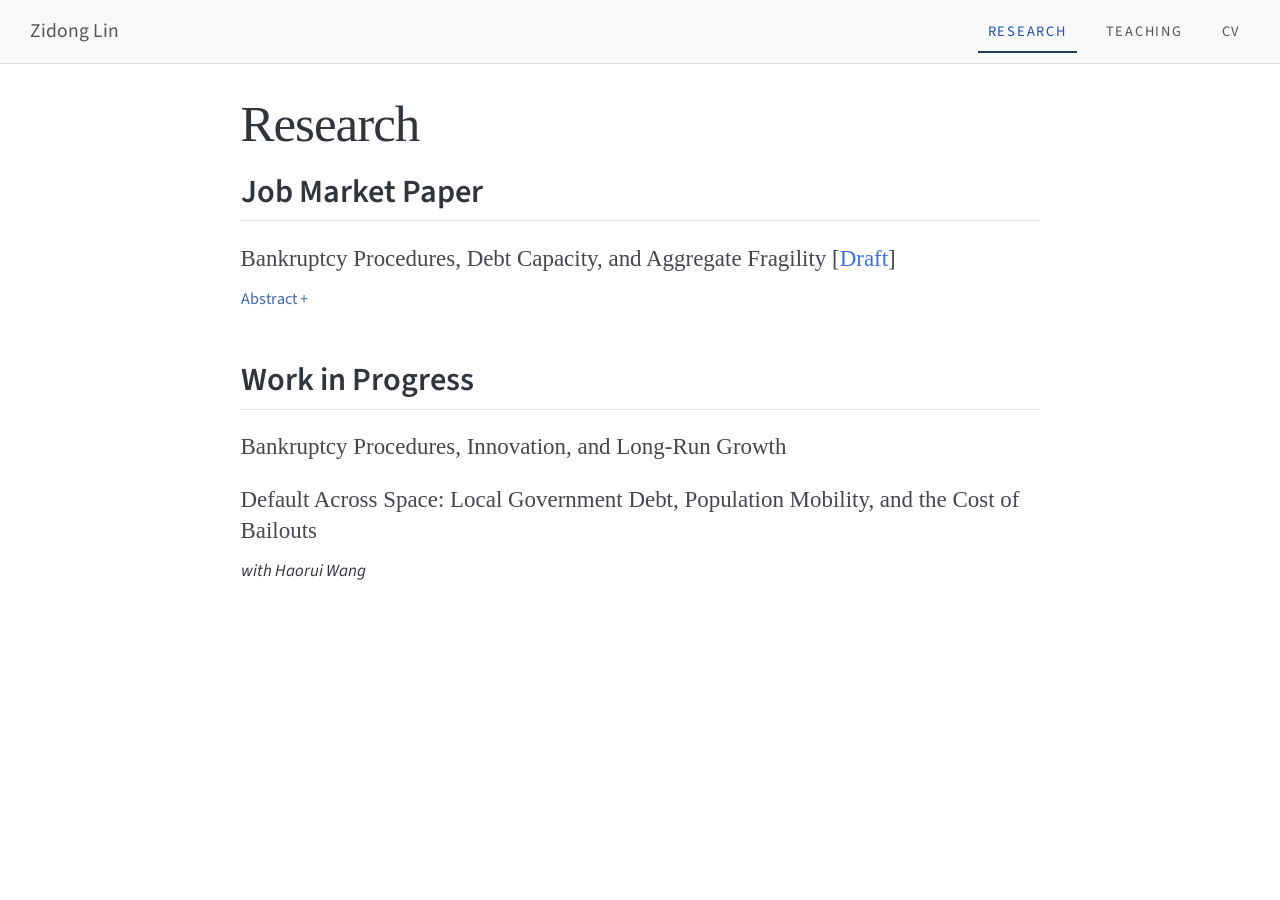
<file: research.html>
<!DOCTYPE html>
<html xmlns="http://www.w3.org/1999/xhtml" lang="en" xml:lang="en"><head>

<meta charset="utf-8">
<meta name="generator" content="quarto-1.10.18">

<meta name="viewport" content="width=device-width, initial-scale=1.0, user-scalable=yes">


<title>Research – Zidong Lin</title>
<style>
/* Default styles provided by pandoc.
** See https://pandoc.org/MANUAL.html#variables-for-html for config info.
*/
span.smallcaps{font-variant: small-caps;}
div.columns{display: flex; gap: 1.5em;}
div.column{flex: auto;}
@media screen {
div.columns{gap: min(4vw, 1.5em);}
div.column{overflow-x: auto;}
}
div.hanging-indent{margin-left: 1.5em; text-indent: -1.5em;}
ul.task-list{list-style: none;}
ul.task-list li input[type="checkbox"] {
  width: 0.8em;
  margin: 0 0.8em 0.2em -1em; /* quarto-specific, see https://github.com/quarto-dev/quarto-cli/issues/4556 */ 
  vertical-align: middle;
}
</style>


<script src="site_libs/quarto-nav/quarto-nav.js"></script>
<script src="site_libs/quarto-nav/headroom.min.js"></script>
<script src="site_libs/clipboard/clipboard.min.js"></script>
<script src="site_libs/quarto-html/quarto.js" type="module"></script>
<script src="site_libs/quarto-html/tabsets/tabsets.js" type="module"></script>
<script src="site_libs/quarto-html/popper.min.js"></script>
<script src="site_libs/quarto-html/tippy.umd.min.js"></script>
<script src="site_libs/quarto-html/anchor.min.js"></script>
<link href="site_libs/quarto-html/tippy.css" rel="stylesheet">
<link href="site_libs/quarto-html/quarto-syntax-highlighting-64a204ab8560d761af7679ceaba22944.css" rel="stylesheet" id="quarto-text-highlighting-styles">
<script src="site_libs/bootstrap/bootstrap.min.js"></script>
<link href="site_libs/bootstrap/bootstrap-icons.css" rel="stylesheet">
<link href="site_libs/bootstrap/bootstrap-172ba59bd5e0b52282274ba0c0cc16fc.min.css" rel="stylesheet" append-hash="true" id="quarto-bootstrap" data-mode="light">
<script id="quarto-search-options" type="application/json">{
  "language": {
    "search-no-results-text": "No results",
    "search-matching-documents-text": "matching documents",
    "search-copy-link-title": "Copy link to search",
    "search-hide-matches-text": "Hide additional matches",
    "search-more-match-text": "more match in this document",
    "search-more-matches-text": "more matches in this document",
    "search-clear-button-title": "Clear",
    "search-text-placeholder": "",
    "search-detached-cancel-button-title": "Cancel",
    "search-submit-button-title": "Submit",
    "search-label": "Search"
  }
}</script>


<link rel="stylesheet" href="styles.css">
</head>

<body class="nav-fixed fullcontent quarto-light">

<div id="quarto-search-results"></div>
  <header id="quarto-header" class="headroom fixed-top">
    <nav class="navbar navbar-expand-lg " data-bs-theme="dark">
      <div class="navbar-container container-fluid">
      <div class="navbar-brand-container mx-auto">
    <a class="navbar-brand" href="./index.html">
    <span class="navbar-title">Zidong Lin</span>
    </a>
  </div>
          <button class="navbar-toggler" type="button" data-bs-toggle="collapse" data-bs-target="#navbarCollapse" aria-controls="navbarCollapse" role="menu" aria-expanded="false" aria-label="Toggle navigation" onclick="if (window.quartoToggleHeadroom) { window.quartoToggleHeadroom(); }">
  <span class="navbar-toggler-icon"></span>
</button>
          <div class="collapse navbar-collapse" id="navbarCollapse">
            <ul class="navbar-nav navbar-nav-scroll ms-auto">
  <li class="nav-item">
    <a class="nav-link active" href="./research.html" aria-current="page"> 
<span class="menu-text">Research</span></a>
  </li>  
  <li class="nav-item">
    <a class="nav-link" href="./teaching.html"> 
<span class="menu-text">Teaching</span></a>
  </li>  
  <li class="nav-item">
    <a class="nav-link" href="./cv.html"> 
<span class="menu-text">CV</span></a>
  </li>  
</ul>
          </div> <!-- /navcollapse -->
            <div class="quarto-navbar-tools">
</div>
      </div> <!-- /container-fluid -->
    </nav>
</header>
<!-- content -->
<div id="quarto-content" class="quarto-container page-columns page-rows-contents page-layout-article page-navbar">
<!-- sidebar -->
<!-- margin-sidebar -->
    
<!-- main -->
<main class="content" id="quarto-document-content">

<header id="title-block-header" class="quarto-title-block default">
<div class="quarto-title">
<h1 class="title">Research</h1>
</div>



<div class="quarto-title-meta">

    
  
    
  </div>
  


</header>


<section id="job-market-paper" class="level2">
<h2 class="anchored" data-anchor-id="job-market-paper">Job Market Paper</h2>
<section id="bankruptcy-procedures-debt-capacity-and-aggregate-fragility-draft" class="level3">
<h3 class="anchored" data-anchor-id="bankruptcy-procedures-debt-capacity-and-aggregate-fragility-draft">Bankruptcy Procedures, Debt Capacity, and Aggregate Fragility [<a class="paper-link" href="files/ZidongLin_Bankruptcy_Debt_Capacity_Fragility.pdf">Draft</a>]</h3>
<details class="abstract">
<summary>
Abstract
</summary>
<p>
Much corporate debt is backed by firms’ going concern value rather than the liquidation value of their assets. Such borrowing exposes firms to rollover risk, since what creditors recover depends on the firm continuing to operate. I study how bankruptcy procedures shape firms’ debt capacity and aggregate fragility in a heterogeneous-firm general-equilibrium model with defaultable short-term debt and rollover risk. Reorganization raises creditor recoveries in default, expanding the amount of debt that is safe from runs, but weakens repayment incentives when creditors have limited bargaining power. In the calibrated U.S. economy, the first force dominates: easier reorganization raises debt capacity, productivity, and welfare. These gains can reverse when rollover risk is sufficiently low. Yet such economies are also the most fragile, as firms self-insure less and take on more refinancing exposure. Reorganization therefore provides greater protection against credit market disruptions precisely where it may reduce steady-state welfare.
</p>
</details>
</section>
</section>
<section id="work-in-progress" class="level2">
<h2 class="anchored" data-anchor-id="work-in-progress">Work in Progress</h2>
<section id="bankruptcy-procedures-innovation-and-long-run-growth" class="level3">
<h3 class="anchored" data-anchor-id="bankruptcy-procedures-innovation-and-long-run-growth">Bankruptcy Procedures, Innovation, and Long-Run Growth</h3>
</section>
<section id="default-across-space-local-government-debt-population-mobility-and-the-cost-of-bailouts" class="level3">
<h3 class="anchored" data-anchor-id="default-across-space-local-government-debt-population-mobility-and-the-cost-of-bailouts">Default Across Space: Local Government Debt, Population Mobility, and the Cost of Bailouts</h3>
<p><em>with Haorui Wang</em></p>


</section>
</section>

</main> <!-- /main -->
<script id="quarto-html-after-body" type="application/javascript">
  window.document.addEventListener("DOMContentLoaded", function (event) {
    const icon = "";
    const anchorJS = new window.AnchorJS();
    anchorJS.options = {
      placement: 'right',
      icon: icon
    };
    anchorJS.add('.anchored');
    const isCodeAnnotation = (el) => {
      for (const clz of el.classList) {
        if (clz.startsWith('code-annotation-')) {                     
          return true;
        }
      }
      return false;
    }
    const onCopySuccess = function(e) {
      // button target
      const button = e.trigger;
      // don't keep focus
      button.blur();
      // flash "checked"
      button.classList.add('code-copy-button-checked');
      var currentTitle = button.getAttribute("title");
      button.setAttribute("title", "Copied!");
      let tooltip;
      if (window.bootstrap) {
        button.setAttribute("data-bs-toggle", "tooltip");
        button.setAttribute("data-bs-placement", "left");
        button.setAttribute("data-bs-title", "Copied!");
        tooltip = new bootstrap.Tooltip(button, 
          { trigger: "manual", 
            customClass: "code-copy-button-tooltip",
            offset: [0, -8]});
        tooltip.show();    
      }
      setTimeout(function() {
        if (tooltip) {
          tooltip.hide();
          button.removeAttribute("data-bs-title");
          button.removeAttribute("data-bs-toggle");
          button.removeAttribute("data-bs-placement");
        }
        button.setAttribute("title", currentTitle);
        button.classList.remove('code-copy-button-checked');
      }, 1000);
      // clear code selection
      e.clearSelection();
    }
    const getTextToCopy = function(trigger) {
      const outerScaffold = trigger.parentElement.cloneNode(true);
      const codeEl = outerScaffold.querySelector('code');
      for (const childEl of codeEl.children) {
        if (isCodeAnnotation(childEl)) {
          childEl.remove();
        }
      }
      return codeEl.innerText;
    }
    const clipboard = new window.ClipboardJS('.code-copy-button:not([data-in-quarto-modal])', {
      text: getTextToCopy
    });
    clipboard.on('success', onCopySuccess);
    if (window.document.getElementById('quarto-embedded-source-code-modal')) {
      const clipboardModal = new window.ClipboardJS('.code-copy-button[data-in-quarto-modal]', {
        text: getTextToCopy,
        container: window.document.getElementById('quarto-embedded-source-code-modal')
      });
      clipboardModal.on('success', onCopySuccess);
    }
      var localhostRegex = new RegExp(/^(?:http|https):\/\/localhost\:?[0-9]*\//);
      var mailtoRegex = new RegExp(/^mailto:/);
        var filterRegex = new RegExp("https:\/\/zidonglin\.com");
      var isInternal = (href) => {
          return filterRegex.test(href) || localhostRegex.test(href) || mailtoRegex.test(href);
      }
      // Inspect non-navigation links and adorn them if external
     var links = window.document.querySelectorAll('a[href]:not(.nav-link):not(.navbar-brand):not(.toc-action):not(.sidebar-link):not(.sidebar-item-toggle):not(.pagination-link):not(.no-external):not([aria-hidden]):not(.dropdown-item):not(.quarto-navigation-tool):not(.about-link)');
      for (var i=0; i<links.length; i++) {
        const link = links[i];
        if (!isInternal(link.href)) {
          // undo the damage that might have been done by quarto-nav.js in the case of
          // links that we want to consider external
          if (link.dataset.originalHref !== undefined) {
            link.href = link.dataset.originalHref;
          }
        }
      }
    function tippyHover(el, contentFn, onTriggerFn, onUntriggerFn) {
      const config = {
        allowHTML: true,
        maxWidth: 500,
        delay: 100,
        arrow: false,
        appendTo: function(el) {
            return el.parentElement;
        },
        interactive: true,
        interactiveBorder: 10,
        theme: 'quarto',
        placement: 'bottom-start',
      };
      if (contentFn) {
        config.content = contentFn;
      }
      if (onTriggerFn) {
        config.onTrigger = onTriggerFn;
      }
      if (onUntriggerFn) {
        config.onUntrigger = onUntriggerFn;
      }
      window.tippy(el, config); 
    }
    const noterefs = window.document.querySelectorAll('a[role="doc-noteref"]');
    for (var i=0; i<noterefs.length; i++) {
      const ref = noterefs[i];
      tippyHover(ref, function() {
        // use id or data attribute instead here
        let href = ref.getAttribute('data-footnote-href') || ref.getAttribute('href');
        try { href = new URL(href).hash; } catch {}
        const id = href.replace(/^#\/?/, "");
        const note = window.document.getElementById(id);
        if (note) {
          return note.innerHTML;
        } else {
          return "";
        }
      });
    }
    const xrefs = window.document.querySelectorAll('a.quarto-xref');
    const processXRef = (id, note) => {
      // Strip column container classes
      const stripColumnClz = (el) => {
        el.classList.remove("page-full", "page-columns");
        if (el.children) {
          for (const child of el.children) {
            stripColumnClz(child);
          }
        }
      }
      stripColumnClz(note)
      if (id === null || id.startsWith('sec-')) {
        // Special case sections, only their first couple elements
        const container = document.createElement("div");
        if (note.children && note.children.length > 2) {
          container.appendChild(note.children[0].cloneNode(true));
          for (let i = 1; i < note.children.length; i++) {
            const child = note.children[i];
            if (child.tagName === "P" && child.innerText === "") {
              continue;
            } else {
              container.appendChild(child.cloneNode(true));
              break;
            }
          }
          if (window.Quarto?.typesetMath) {
            window.Quarto.typesetMath(container);
          }
          return container.innerHTML
        } else {
          if (window.Quarto?.typesetMath) {
            window.Quarto.typesetMath(note);
          }
          return note.innerHTML;
        }
      } else {
        // Remove any anchor links if they are present
        const anchorLink = note.querySelector('a.anchorjs-link');
        if (anchorLink) {
          anchorLink.remove();
        }
        if (window.Quarto?.typesetMath) {
          window.Quarto.typesetMath(note);
        }
        if (note.classList.contains("callout")) {
          return note.outerHTML;
        } else {
          return note.innerHTML;
        }
      }
    }
    for (var i=0; i<xrefs.length; i++) {
      const xref = xrefs[i];
      tippyHover(xref, undefined, function(instance) {
        instance.disable();
        let url = xref.getAttribute('href');
        let hash = undefined; 
        if (url.startsWith('#')) {
          hash = url;
        } else {
          try { hash = new URL(url).hash; } catch {}
        }
        if (hash) {
          const id = hash.replace(/^#\/?/, "");
          const note = window.document.getElementById(id);
          if (note !== null) {
            try {
              const html = processXRef(id, note.cloneNode(true));
              instance.setContent(html);
            } finally {
              instance.enable();
              instance.show();
            }
          } else {
            // See if we can fetch this
            fetch(url.split('#')[0])
            .then(res => res.text())
            .then(html => {
              const parser = new DOMParser();
              const htmlDoc = parser.parseFromString(html, "text/html");
              const note = htmlDoc.getElementById(id);
              if (note !== null) {
                const html = processXRef(id, note);
                instance.setContent(html);
              } 
            }).finally(() => {
              instance.enable();
              instance.show();
            });
          }
        } else {
          // See if we can fetch a full url (with no hash to target)
          // This is a special case and we should probably do some content thinning / targeting
          fetch(url)
          .then(res => res.text())
          .then(html => {
            const parser = new DOMParser();
            const htmlDoc = parser.parseFromString(html, "text/html");
            const note = htmlDoc.querySelector('main.content');
            if (note !== null) {
              // This should only happen for chapter cross references
              // (since there is no id in the URL)
              // remove the first header
              if (note.children.length > 0 && note.children[0].tagName === "HEADER") {
                note.children[0].remove();
              }
              const html = processXRef(null, note);
              instance.setContent(html);
            } 
          }).finally(() => {
            instance.enable();
            instance.show();
          });
        }
      }, function(instance) {
      });
    }
        let selectedAnnoteEl;
        const selectorForAnnotation = ( cell, annotation) => {
          let cellAttr = 'data-code-cell="' + cell + '"';
          let lineAttr = 'data-code-annotation="' +  annotation + '"';
          const selector = 'span[' + cellAttr + '][' + lineAttr + ']';
          return selector;
        }
        const selectCodeLines = (annoteEl) => {
          const doc = window.document;
          const targetCell = annoteEl.getAttribute("data-target-cell");
          const targetAnnotation = annoteEl.getAttribute("data-target-annotation");
          const annoteSpan = window.document.querySelector(selectorForAnnotation(targetCell, targetAnnotation));
          const lines = annoteSpan.getAttribute("data-code-lines").split(",");
          const lineIds = lines.map((line) => {
            return targetCell + "-" + line;
          })
          let top = null;
          let height = null;
          let parent = null;
          if (lineIds.length > 0) {
              //compute the position of the single el (top and bottom and make a div)
              const el = window.document.getElementById(lineIds[0]);
              top = el.offsetTop;
              height = el.offsetHeight;
              parent = el.parentElement.parentElement;
            if (lineIds.length > 1) {
              const lastEl = window.document.getElementById(lineIds[lineIds.length - 1]);
              const bottom = lastEl.offsetTop + lastEl.offsetHeight;
              height = bottom - top;
            }
            if (top !== null && height !== null && parent !== null) {
              // cook up a div (if necessary) and position it 
              let div = window.document.getElementById("code-annotation-line-highlight");
              if (div === null) {
                div = window.document.createElement("div");
                div.setAttribute("id", "code-annotation-line-highlight");
                div.style.position = 'absolute';
                parent.appendChild(div);
              }
              div.style.top = top - 2 + "px";
              div.style.height = height + 4 + "px";
              div.style.left = 0;
              let gutterDiv = window.document.getElementById("code-annotation-line-highlight-gutter");
              if (gutterDiv === null) {
                gutterDiv = window.document.createElement("div");
                gutterDiv.setAttribute("id", "code-annotation-line-highlight-gutter");
                gutterDiv.style.position = 'absolute';
                const codeCell = window.document.getElementById(targetCell);
                const gutter = codeCell.querySelector('.code-annotation-gutter');
                gutter.appendChild(gutterDiv);
              }
              gutterDiv.style.top = top - 2 + "px";
              gutterDiv.style.height = height + 4 + "px";
            }
            selectedAnnoteEl = annoteEl;
          }
        };
        const unselectCodeLines = () => {
          const elementsIds = ["code-annotation-line-highlight", "code-annotation-line-highlight-gutter"];
          elementsIds.forEach((elId) => {
            const div = window.document.getElementById(elId);
            if (div) {
              div.remove();
            }
          });
          selectedAnnoteEl = undefined;
        };
          // Handle positioning of the toggle
      window.addEventListener(
        "resize",
        throttle(() => {
          elRect = undefined;
          if (selectedAnnoteEl) {
            selectCodeLines(selectedAnnoteEl);
          }
        }, 10)
      );
      function throttle(fn, ms) {
      let throttle = false;
      let timer;
        return (...args) => {
          if(!throttle) { // first call gets through
              fn.apply(this, args);
              throttle = true;
          } else { // all the others get throttled
              if(timer) clearTimeout(timer); // cancel #2
              timer = setTimeout(() => {
                fn.apply(this, args);
                timer = throttle = false;
              }, ms);
          }
        };
      }
        // Attach click handler to the DT
        const annoteDls = window.document.querySelectorAll('dt[data-target-cell]');
        for (const annoteDlNode of annoteDls) {
          annoteDlNode.addEventListener('click', (event) => {
            const clickedEl = event.target;
            if (clickedEl !== selectedAnnoteEl) {
              unselectCodeLines();
              const activeEl = window.document.querySelector('dt[data-target-cell].code-annotation-active');
              if (activeEl) {
                activeEl.classList.remove('code-annotation-active');
              }
              selectCodeLines(clickedEl);
              clickedEl.classList.add('code-annotation-active');
            } else {
              // Unselect the line
              unselectCodeLines();
              clickedEl.classList.remove('code-annotation-active');
            }
          });
        }
    const findCites = (el) => {
      const parentEl = el.parentElement;
      if (parentEl) {
        const cites = parentEl.dataset.cites;
        if (cites) {
          return {
            el,
            cites: cites.split(' ')
          };
        } else {
          return findCites(el.parentElement)
        }
      } else {
        return undefined;
      }
    };
    var bibliorefs = window.document.querySelectorAll('a[role="doc-biblioref"]');
    for (var i=0; i<bibliorefs.length; i++) {
      const ref = bibliorefs[i];
      const citeInfo = findCites(ref);
      if (citeInfo) {
        tippyHover(citeInfo.el, function() {
          var popup = window.document.createElement('div');
          citeInfo.cites.forEach(function(cite) {
            var citeDiv = window.document.createElement('div');
            citeDiv.classList.add('hanging-indent');
            citeDiv.classList.add('csl-entry');
            var biblioDiv = window.document.getElementById('ref-' + cite);
            if (biblioDiv) {
              citeDiv.innerHTML = biblioDiv.innerHTML;
            }
            popup.appendChild(citeDiv);
          });
          return popup.innerHTML;
        });
      }
    }
  });
  </script>
</div> <!-- /content -->




</body></html>
</file>
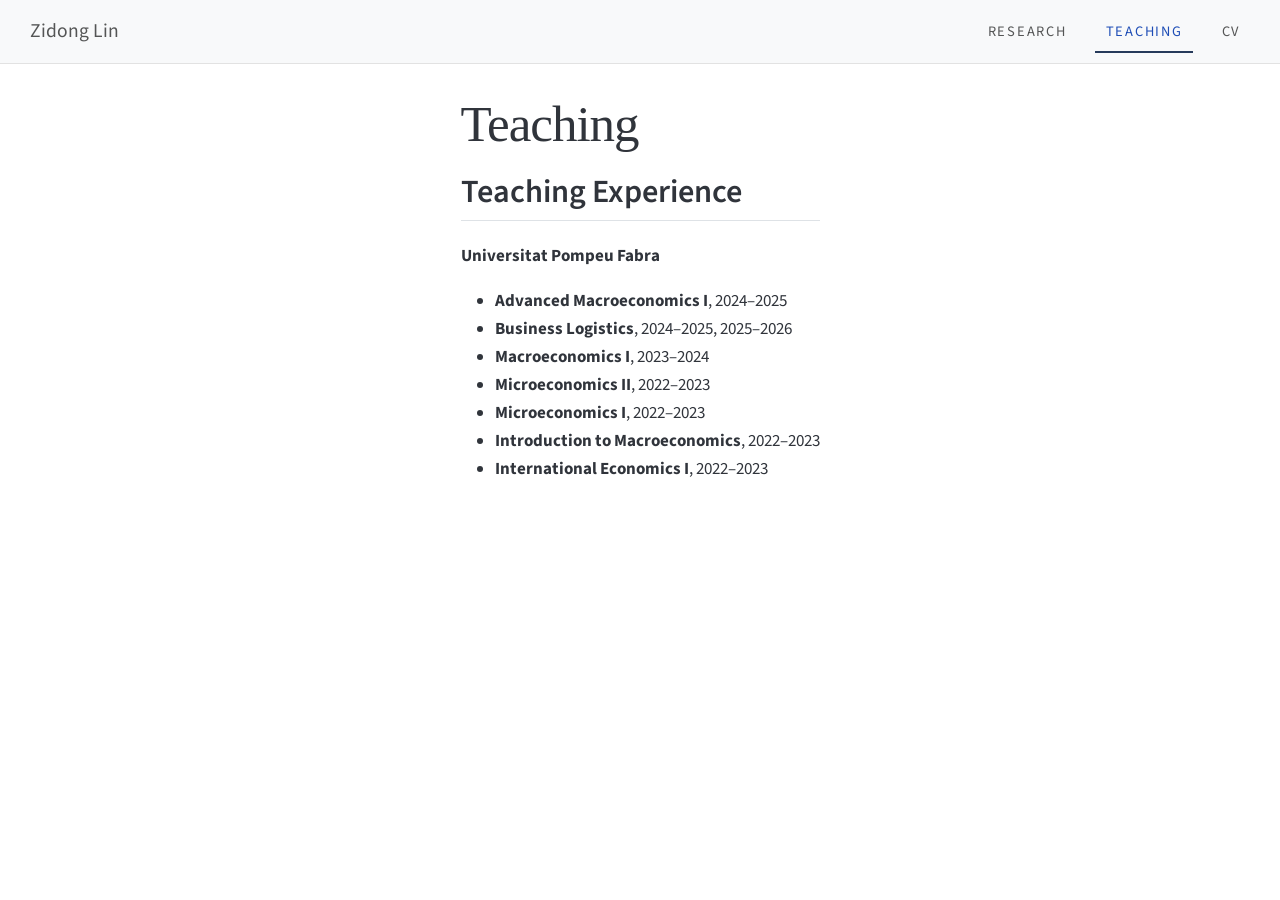
<file: teaching.html>
<!DOCTYPE html>
<html xmlns="http://www.w3.org/1999/xhtml" lang="en" xml:lang="en"><head>

<meta charset="utf-8">
<meta name="generator" content="quarto-1.10.18">

<meta name="viewport" content="width=device-width, initial-scale=1.0, user-scalable=yes">


<title>Teaching – Zidong Lin</title>
<style>
/* Default styles provided by pandoc.
** See https://pandoc.org/MANUAL.html#variables-for-html for config info.
*/
span.smallcaps{font-variant: small-caps;}
div.columns{display: flex; gap: 1.5em;}
div.column{flex: auto;}
@media screen {
div.columns{gap: min(4vw, 1.5em);}
div.column{overflow-x: auto;}
}
div.hanging-indent{margin-left: 1.5em; text-indent: -1.5em;}
ul.task-list{list-style: none;}
ul.task-list li input[type="checkbox"] {
  width: 0.8em;
  margin: 0 0.8em 0.2em -1em; /* quarto-specific, see https://github.com/quarto-dev/quarto-cli/issues/4556 */ 
  vertical-align: middle;
}
</style>


<script src="site_libs/quarto-nav/quarto-nav.js"></script>
<script src="site_libs/quarto-nav/headroom.min.js"></script>
<script src="site_libs/clipboard/clipboard.min.js"></script>
<script src="site_libs/quarto-html/quarto.js" type="module"></script>
<script src="site_libs/quarto-html/tabsets/tabsets.js" type="module"></script>
<script src="site_libs/quarto-html/popper.min.js"></script>
<script src="site_libs/quarto-html/tippy.umd.min.js"></script>
<script src="site_libs/quarto-html/anchor.min.js"></script>
<link href="site_libs/quarto-html/tippy.css" rel="stylesheet">
<link href="site_libs/quarto-html/quarto-syntax-highlighting-64a204ab8560d761af7679ceaba22944.css" rel="stylesheet" id="quarto-text-highlighting-styles">
<script src="site_libs/bootstrap/bootstrap.min.js"></script>
<link href="site_libs/bootstrap/bootstrap-icons.css" rel="stylesheet">
<link href="site_libs/bootstrap/bootstrap-172ba59bd5e0b52282274ba0c0cc16fc.min.css" rel="stylesheet" append-hash="true" id="quarto-bootstrap" data-mode="light">
<script id="quarto-search-options" type="application/json">{
  "language": {
    "search-no-results-text": "No results",
    "search-matching-documents-text": "matching documents",
    "search-copy-link-title": "Copy link to search",
    "search-hide-matches-text": "Hide additional matches",
    "search-more-match-text": "more match in this document",
    "search-more-matches-text": "more matches in this document",
    "search-clear-button-title": "Clear",
    "search-text-placeholder": "",
    "search-detached-cancel-button-title": "Cancel",
    "search-submit-button-title": "Submit",
    "search-label": "Search"
  }
}</script>


<link rel="stylesheet" href="styles.css">
</head>

<body class="nav-fixed fullcontent quarto-light">

<div id="quarto-search-results"></div>
  <header id="quarto-header" class="headroom fixed-top">
    <nav class="navbar navbar-expand-lg " data-bs-theme="dark">
      <div class="navbar-container container-fluid">
      <div class="navbar-brand-container mx-auto">
    <a class="navbar-brand" href="./index.html">
    <span class="navbar-title">Zidong Lin</span>
    </a>
  </div>
          <button class="navbar-toggler" type="button" data-bs-toggle="collapse" data-bs-target="#navbarCollapse" aria-controls="navbarCollapse" role="menu" aria-expanded="false" aria-label="Toggle navigation" onclick="if (window.quartoToggleHeadroom) { window.quartoToggleHeadroom(); }">
  <span class="navbar-toggler-icon"></span>
</button>
          <div class="collapse navbar-collapse" id="navbarCollapse">
            <ul class="navbar-nav navbar-nav-scroll ms-auto">
  <li class="nav-item">
    <a class="nav-link" href="./research.html"> 
<span class="menu-text">Research</span></a>
  </li>  
  <li class="nav-item">
    <a class="nav-link active" href="./teaching.html" aria-current="page"> 
<span class="menu-text">Teaching</span></a>
  </li>  
  <li class="nav-item">
    <a class="nav-link" href="./cv.html"> 
<span class="menu-text">CV</span></a>
  </li>  
</ul>
          </div> <!-- /navcollapse -->
            <div class="quarto-navbar-tools">
</div>
      </div> <!-- /container-fluid -->
    </nav>
</header>
<!-- content -->
<div id="quarto-content" class="quarto-container page-columns page-rows-contents page-layout-article page-navbar">
<!-- sidebar -->
<!-- margin-sidebar -->
    
<!-- main -->
<main class="content" id="quarto-document-content">

<header id="title-block-header" class="quarto-title-block default">
<div class="quarto-title">
<h1 class="title">Teaching</h1>
</div>



<div class="quarto-title-meta">

    
  
    
  </div>
  


</header>


<section id="teaching-experience" class="level2">
<h2 class="anchored" data-anchor-id="teaching-experience">Teaching Experience</h2>
<p><strong>Universitat Pompeu Fabra</strong></p>
<ul>
<li><strong>Advanced Macroeconomics I</strong>, 2024–2025</li>
<li><strong>Business Logistics</strong>, 2024–2025, 2025–2026</li>
<li><strong>Macroeconomics I</strong>, 2023–2024</li>
<li><strong>Microeconomics II</strong>, 2022–2023</li>
<li><strong>Microeconomics I</strong>, 2022–2023</li>
<li><strong>Introduction to Macroeconomics</strong>, 2022–2023</li>
<li><strong>International Economics I</strong>, 2022–2023</li>
</ul>


</section>

</main> <!-- /main -->
<script id="quarto-html-after-body" type="application/javascript">
  window.document.addEventListener("DOMContentLoaded", function (event) {
    const icon = "";
    const anchorJS = new window.AnchorJS();
    anchorJS.options = {
      placement: 'right',
      icon: icon
    };
    anchorJS.add('.anchored');
    const isCodeAnnotation = (el) => {
      for (const clz of el.classList) {
        if (clz.startsWith('code-annotation-')) {                     
          return true;
        }
      }
      return false;
    }
    const onCopySuccess = function(e) {
      // button target
      const button = e.trigger;
      // don't keep focus
      button.blur();
      // flash "checked"
      button.classList.add('code-copy-button-checked');
      var currentTitle = button.getAttribute("title");
      button.setAttribute("title", "Copied!");
      let tooltip;
      if (window.bootstrap) {
        button.setAttribute("data-bs-toggle", "tooltip");
        button.setAttribute("data-bs-placement", "left");
        button.setAttribute("data-bs-title", "Copied!");
        tooltip = new bootstrap.Tooltip(button, 
          { trigger: "manual", 
            customClass: "code-copy-button-tooltip",
            offset: [0, -8]});
        tooltip.show();    
      }
      setTimeout(function() {
        if (tooltip) {
          tooltip.hide();
          button.removeAttribute("data-bs-title");
          button.removeAttribute("data-bs-toggle");
          button.removeAttribute("data-bs-placement");
        }
        button.setAttribute("title", currentTitle);
        button.classList.remove('code-copy-button-checked');
      }, 1000);
      // clear code selection
      e.clearSelection();
    }
    const getTextToCopy = function(trigger) {
      const outerScaffold = trigger.parentElement.cloneNode(true);
      const codeEl = outerScaffold.querySelector('code');
      for (const childEl of codeEl.children) {
        if (isCodeAnnotation(childEl)) {
          childEl.remove();
        }
      }
      return codeEl.innerText;
    }
    const clipboard = new window.ClipboardJS('.code-copy-button:not([data-in-quarto-modal])', {
      text: getTextToCopy
    });
    clipboard.on('success', onCopySuccess);
    if (window.document.getElementById('quarto-embedded-source-code-modal')) {
      const clipboardModal = new window.ClipboardJS('.code-copy-button[data-in-quarto-modal]', {
        text: getTextToCopy,
        container: window.document.getElementById('quarto-embedded-source-code-modal')
      });
      clipboardModal.on('success', onCopySuccess);
    }
      var localhostRegex = new RegExp(/^(?:http|https):\/\/localhost\:?[0-9]*\//);
      var mailtoRegex = new RegExp(/^mailto:/);
        var filterRegex = new RegExp("https:\/\/zidonglin\.com");
      var isInternal = (href) => {
          return filterRegex.test(href) || localhostRegex.test(href) || mailtoRegex.test(href);
      }
      // Inspect non-navigation links and adorn them if external
     var links = window.document.querySelectorAll('a[href]:not(.nav-link):not(.navbar-brand):not(.toc-action):not(.sidebar-link):not(.sidebar-item-toggle):not(.pagination-link):not(.no-external):not([aria-hidden]):not(.dropdown-item):not(.quarto-navigation-tool):not(.about-link)');
      for (var i=0; i<links.length; i++) {
        const link = links[i];
        if (!isInternal(link.href)) {
          // undo the damage that might have been done by quarto-nav.js in the case of
          // links that we want to consider external
          if (link.dataset.originalHref !== undefined) {
            link.href = link.dataset.originalHref;
          }
        }
      }
    function tippyHover(el, contentFn, onTriggerFn, onUntriggerFn) {
      const config = {
        allowHTML: true,
        maxWidth: 500,
        delay: 100,
        arrow: false,
        appendTo: function(el) {
            return el.parentElement;
        },
        interactive: true,
        interactiveBorder: 10,
        theme: 'quarto',
        placement: 'bottom-start',
      };
      if (contentFn) {
        config.content = contentFn;
      }
      if (onTriggerFn) {
        config.onTrigger = onTriggerFn;
      }
      if (onUntriggerFn) {
        config.onUntrigger = onUntriggerFn;
      }
      window.tippy(el, config); 
    }
    const noterefs = window.document.querySelectorAll('a[role="doc-noteref"]');
    for (var i=0; i<noterefs.length; i++) {
      const ref = noterefs[i];
      tippyHover(ref, function() {
        // use id or data attribute instead here
        let href = ref.getAttribute('data-footnote-href') || ref.getAttribute('href');
        try { href = new URL(href).hash; } catch {}
        const id = href.replace(/^#\/?/, "");
        const note = window.document.getElementById(id);
        if (note) {
          return note.innerHTML;
        } else {
          return "";
        }
      });
    }
    const xrefs = window.document.querySelectorAll('a.quarto-xref');
    const processXRef = (id, note) => {
      // Strip column container classes
      const stripColumnClz = (el) => {
        el.classList.remove("page-full", "page-columns");
        if (el.children) {
          for (const child of el.children) {
            stripColumnClz(child);
          }
        }
      }
      stripColumnClz(note)
      if (id === null || id.startsWith('sec-')) {
        // Special case sections, only their first couple elements
        const container = document.createElement("div");
        if (note.children && note.children.length > 2) {
          container.appendChild(note.children[0].cloneNode(true));
          for (let i = 1; i < note.children.length; i++) {
            const child = note.children[i];
            if (child.tagName === "P" && child.innerText === "") {
              continue;
            } else {
              container.appendChild(child.cloneNode(true));
              break;
            }
          }
          if (window.Quarto?.typesetMath) {
            window.Quarto.typesetMath(container);
          }
          return container.innerHTML
        } else {
          if (window.Quarto?.typesetMath) {
            window.Quarto.typesetMath(note);
          }
          return note.innerHTML;
        }
      } else {
        // Remove any anchor links if they are present
        const anchorLink = note.querySelector('a.anchorjs-link');
        if (anchorLink) {
          anchorLink.remove();
        }
        if (window.Quarto?.typesetMath) {
          window.Quarto.typesetMath(note);
        }
        if (note.classList.contains("callout")) {
          return note.outerHTML;
        } else {
          return note.innerHTML;
        }
      }
    }
    for (var i=0; i<xrefs.length; i++) {
      const xref = xrefs[i];
      tippyHover(xref, undefined, function(instance) {
        instance.disable();
        let url = xref.getAttribute('href');
        let hash = undefined; 
        if (url.startsWith('#')) {
          hash = url;
        } else {
          try { hash = new URL(url).hash; } catch {}
        }
        if (hash) {
          const id = hash.replace(/^#\/?/, "");
          const note = window.document.getElementById(id);
          if (note !== null) {
            try {
              const html = processXRef(id, note.cloneNode(true));
              instance.setContent(html);
            } finally {
              instance.enable();
              instance.show();
            }
          } else {
            // See if we can fetch this
            fetch(url.split('#')[0])
            .then(res => res.text())
            .then(html => {
              const parser = new DOMParser();
              const htmlDoc = parser.parseFromString(html, "text/html");
              const note = htmlDoc.getElementById(id);
              if (note !== null) {
                const html = processXRef(id, note);
                instance.setContent(html);
              } 
            }).finally(() => {
              instance.enable();
              instance.show();
            });
          }
        } else {
          // See if we can fetch a full url (with no hash to target)
          // This is a special case and we should probably do some content thinning / targeting
          fetch(url)
          .then(res => res.text())
          .then(html => {
            const parser = new DOMParser();
            const htmlDoc = parser.parseFromString(html, "text/html");
            const note = htmlDoc.querySelector('main.content');
            if (note !== null) {
              // This should only happen for chapter cross references
              // (since there is no id in the URL)
              // remove the first header
              if (note.children.length > 0 && note.children[0].tagName === "HEADER") {
                note.children[0].remove();
              }
              const html = processXRef(null, note);
              instance.setContent(html);
            } 
          }).finally(() => {
            instance.enable();
            instance.show();
          });
        }
      }, function(instance) {
      });
    }
        let selectedAnnoteEl;
        const selectorForAnnotation = ( cell, annotation) => {
          let cellAttr = 'data-code-cell="' + cell + '"';
          let lineAttr = 'data-code-annotation="' +  annotation + '"';
          const selector = 'span[' + cellAttr + '][' + lineAttr + ']';
          return selector;
        }
        const selectCodeLines = (annoteEl) => {
          const doc = window.document;
          const targetCell = annoteEl.getAttribute("data-target-cell");
          const targetAnnotation = annoteEl.getAttribute("data-target-annotation");
          const annoteSpan = window.document.querySelector(selectorForAnnotation(targetCell, targetAnnotation));
          const lines = annoteSpan.getAttribute("data-code-lines").split(",");
          const lineIds = lines.map((line) => {
            return targetCell + "-" + line;
          })
          let top = null;
          let height = null;
          let parent = null;
          if (lineIds.length > 0) {
              //compute the position of the single el (top and bottom and make a div)
              const el = window.document.getElementById(lineIds[0]);
              top = el.offsetTop;
              height = el.offsetHeight;
              parent = el.parentElement.parentElement;
            if (lineIds.length > 1) {
              const lastEl = window.document.getElementById(lineIds[lineIds.length - 1]);
              const bottom = lastEl.offsetTop + lastEl.offsetHeight;
              height = bottom - top;
            }
            if (top !== null && height !== null && parent !== null) {
              // cook up a div (if necessary) and position it 
              let div = window.document.getElementById("code-annotation-line-highlight");
              if (div === null) {
                div = window.document.createElement("div");
                div.setAttribute("id", "code-annotation-line-highlight");
                div.style.position = 'absolute';
                parent.appendChild(div);
              }
              div.style.top = top - 2 + "px";
              div.style.height = height + 4 + "px";
              div.style.left = 0;
              let gutterDiv = window.document.getElementById("code-annotation-line-highlight-gutter");
              if (gutterDiv === null) {
                gutterDiv = window.document.createElement("div");
                gutterDiv.setAttribute("id", "code-annotation-line-highlight-gutter");
                gutterDiv.style.position = 'absolute';
                const codeCell = window.document.getElementById(targetCell);
                const gutter = codeCell.querySelector('.code-annotation-gutter');
                gutter.appendChild(gutterDiv);
              }
              gutterDiv.style.top = top - 2 + "px";
              gutterDiv.style.height = height + 4 + "px";
            }
            selectedAnnoteEl = annoteEl;
          }
        };
        const unselectCodeLines = () => {
          const elementsIds = ["code-annotation-line-highlight", "code-annotation-line-highlight-gutter"];
          elementsIds.forEach((elId) => {
            const div = window.document.getElementById(elId);
            if (div) {
              div.remove();
            }
          });
          selectedAnnoteEl = undefined;
        };
          // Handle positioning of the toggle
      window.addEventListener(
        "resize",
        throttle(() => {
          elRect = undefined;
          if (selectedAnnoteEl) {
            selectCodeLines(selectedAnnoteEl);
          }
        }, 10)
      );
      function throttle(fn, ms) {
      let throttle = false;
      let timer;
        return (...args) => {
          if(!throttle) { // first call gets through
              fn.apply(this, args);
              throttle = true;
          } else { // all the others get throttled
              if(timer) clearTimeout(timer); // cancel #2
              timer = setTimeout(() => {
                fn.apply(this, args);
                timer = throttle = false;
              }, ms);
          }
        };
      }
        // Attach click handler to the DT
        const annoteDls = window.document.querySelectorAll('dt[data-target-cell]');
        for (const annoteDlNode of annoteDls) {
          annoteDlNode.addEventListener('click', (event) => {
            const clickedEl = event.target;
            if (clickedEl !== selectedAnnoteEl) {
              unselectCodeLines();
              const activeEl = window.document.querySelector('dt[data-target-cell].code-annotation-active');
              if (activeEl) {
                activeEl.classList.remove('code-annotation-active');
              }
              selectCodeLines(clickedEl);
              clickedEl.classList.add('code-annotation-active');
            } else {
              // Unselect the line
              unselectCodeLines();
              clickedEl.classList.remove('code-annotation-active');
            }
          });
        }
    const findCites = (el) => {
      const parentEl = el.parentElement;
      if (parentEl) {
        const cites = parentEl.dataset.cites;
        if (cites) {
          return {
            el,
            cites: cites.split(' ')
          };
        } else {
          return findCites(el.parentElement)
        }
      } else {
        return undefined;
      }
    };
    var bibliorefs = window.document.querySelectorAll('a[role="doc-biblioref"]');
    for (var i=0; i<bibliorefs.length; i++) {
      const ref = bibliorefs[i];
      const citeInfo = findCites(ref);
      if (citeInfo) {
        tippyHover(citeInfo.el, function() {
          var popup = window.document.createElement('div');
          citeInfo.cites.forEach(function(cite) {
            var citeDiv = window.document.createElement('div');
            citeDiv.classList.add('hanging-indent');
            citeDiv.classList.add('csl-entry');
            var biblioDiv = window.document.getElementById('ref-' + cite);
            if (biblioDiv) {
              citeDiv.innerHTML = biblioDiv.innerHTML;
            }
            popup.appendChild(citeDiv);
          });
          return popup.innerHTML;
        });
      }
    }
  });
  </script>
</div> <!-- /content -->




</body></html>
</file>
<file: site_libs/quarto-html/tippy.css>
.tippy-box[data-animation=fade][data-state=hidden]{opacity:0}[data-tippy-root]{max-width:calc(100vw - 10px)}.tippy-box{position:relative;background-color:#333;color:#fff;border-radius:4px;font-size:14px;line-height:1.4;white-space:normal;outline:0;transition-property:transform,visibility,opacity}.tippy-box[data-placement^=top]>.tippy-arrow{bottom:0}.tippy-box[data-placement^=top]>.tippy-arrow:before{bottom:-7px;left:0;border-width:8px 8px 0;border-top-color:initial;transform-origin:center top}.tippy-box[data-placement^=bottom]>.tippy-arrow{top:0}.tippy-box[data-placement^=bottom]>.tippy-arrow:before{top:-7px;left:0;border-width:0 8px 8px;border-bottom-color:initial;transform-origin:center bottom}.tippy-box[data-placement^=left]>.tippy-arrow{right:0}.tippy-box[data-placement^=left]>.tippy-arrow:before{border-width:8px 0 8px 8px;border-left-color:initial;right:-7px;transform-origin:center left}.tippy-box[data-placement^=right]>.tippy-arrow{left:0}.tippy-box[data-placement^=right]>.tippy-arrow:before{left:-7px;border-width:8px 8px 8px 0;border-right-color:initial;transform-origin:center right}.tippy-box[data-inertia][data-state=visible]{transition-timing-function:cubic-bezier(.54,1.5,.38,1.11)}.tippy-arrow{width:16px;height:16px;color:#333}.tippy-arrow:before{content:"";position:absolute;border-color:transparent;border-style:solid}.tippy-content{position:relative;padding:5px 9px;z-index:1}
</file>
<file: site_libs/quarto-html/quarto-syntax-highlighting-64a204ab8560d761af7679ceaba22944.css>
/* quarto syntax highlight colors */
:root {
  --quarto-hl-ot-color: #003B4F;
  --quarto-hl-at-color: #657422;
  --quarto-hl-ss-color: #20794D;
  --quarto-hl-an-color: #5E5E5E;
  --quarto-hl-fu-color: #4758AB;
  --quarto-hl-st-color: #20794D;
  --quarto-hl-cf-color: #003B4F;
  --quarto-hl-op-color: #5E5E5E;
  --quarto-hl-er-color: #AD0000;
  --quarto-hl-bn-color: #AD0000;
  --quarto-hl-al-color: #AD0000;
  --quarto-hl-va-color: #111111;
  --quarto-hl-bu-color: inherit;
  --quarto-hl-ex-color: inherit;
  --quarto-hl-pp-color: #AD0000;
  --quarto-hl-in-color: #5E5E5E;
  --quarto-hl-vs-color: #20794D;
  --quarto-hl-wa-color: #5E5E5E;
  --quarto-hl-do-color: #5E5E5E;
  --quarto-hl-im-color: #00769E;
  --quarto-hl-ch-color: #20794D;
  --quarto-hl-dt-color: #AD0000;
  --quarto-hl-fl-color: #AD0000;
  --quarto-hl-co-color: #5E5E5E;
  --quarto-hl-cv-color: #5E5E5E;
  --quarto-hl-cn-color: #8f5902;
  --quarto-hl-sc-color: #5E5E5E;
  --quarto-hl-dv-color: #AD0000;
  --quarto-hl-kw-color: #003B4F;
}

/* other quarto variables */
:root {
  --quarto-font-monospace: SFMono-Regular, Menlo, Monaco, Consolas, "Liberation Mono", "Courier New", monospace;
}

/* syntax highlight based on Pandoc's rules */
pre > code.sourceCode > span {
  color: #003B4F;
}

code.sourceCode > span {
  color: #003B4F;
}

div.sourceCode,
div.sourceCode pre.sourceCode {
  color: #003B4F;
}

/* Normal */
code span {
  color: #003B4F;
}

/* Alert */
code span.al {
  color: #AD0000;
  font-style: inherit;
}

/* Annotation */
code span.an {
  color: #5E5E5E;
  font-style: inherit;
}

/* Attribute */
code span.at {
  color: #657422;
  font-style: inherit;
}

/* BaseN */
code span.bn {
  color: #AD0000;
  font-style: inherit;
}

/* BuiltIn */
code span.bu {
  font-style: inherit;
}

/* ControlFlow */
code span.cf {
  color: #003B4F;
  font-weight: bold;
  font-style: inherit;
}

/* Char */
code span.ch {
  color: #20794D;
  font-style: inherit;
}

/* Constant */
code span.cn {
  color: #8f5902;
  font-style: inherit;
}

/* Comment */
code span.co {
  color: #5E5E5E;
  font-style: inherit;
}

/* CommentVar */
code span.cv {
  color: #5E5E5E;
  font-style: italic;
}

/* Documentation */
code span.do {
  color: #5E5E5E;
  font-style: italic;
}

/* DataType */
code span.dt {
  color: #AD0000;
  font-style: inherit;
}

/* DecVal */
code span.dv {
  color: #AD0000;
  font-style: inherit;
}

/* Error */
code span.er {
  color: #AD0000;
  font-style: inherit;
}

/* Extension */
code span.ex {
  font-style: inherit;
}

/* Float */
code span.fl {
  color: #AD0000;
  font-style: inherit;
}

/* Function */
code span.fu {
  color: #4758AB;
  font-style: inherit;
}

/* Import */
code span.im {
  color: #00769E;
  font-style: inherit;
}

/* Information */
code span.in {
  color: #5E5E5E;
  font-style: inherit;
}

/* Keyword */
code span.kw {
  color: #003B4F;
  font-weight: bold;
  font-style: inherit;
}

/* Operator */
code span.op {
  color: #5E5E5E;
  font-style: inherit;
}

/* Other */
code span.ot {
  color: #003B4F;
  font-style: inherit;
}

/* Preprocessor */
code span.pp {
  color: #AD0000;
  font-style: inherit;
}

/* SpecialChar */
code span.sc {
  color: #5E5E5E;
  font-style: inherit;
}

/* SpecialString */
code span.ss {
  color: #20794D;
  font-style: inherit;
}

/* String */
code span.st {
  color: #20794D;
  font-style: inherit;
}

/* Variable */
code span.va {
  color: #111111;
  font-style: inherit;
}

/* VerbatimString */
code span.vs {
  color: #20794D;
  font-style: inherit;
}

/* Warning */
code span.wa {
  color: #5E5E5E;
  font-style: italic;
}

.prevent-inlining {
  content: "</";
}

/*# sourceMappingURL=9d8d5bb603a83b8298b89080a598c93b.css.map */
</file>
<file: styles.css>
/* ---------- Overall page ---------- */

body {
  font-size: 17px;
  line-height: 1.65;
  color: #30343b;
}

main.content {
  max-width: 1050px;
  margin-left: auto;
  margin-right: auto;
  padding-top: 2.2rem;
  padding-bottom: 4rem;
}


/* ---------- Headings ---------- */

h1 {
  font-family: Georgia, "Times New Roman", serif;
  font-size: 3rem;
  font-weight: 400;
  letter-spacing: -0.02em;
  margin-bottom: 1.4rem;
}

h2 {
  font-size: 1.9rem;
  font-weight: 600;
  margin-top: 2.8rem;
  margin-bottom: 1.2rem;
}


/* ---------- Paper titles ---------- */

.home-jmp h3,
body:not(.homepage) h3 {
  font-family: Georgia, "Times New Roman", serif;
  font-size: 1.35rem;
  font-weight: 400;
  line-height: 1.35;
  margin-top: 1.3rem;
  margin-bottom: 0.6rem;
}


/* Smaller link beside paper title, e.g. [Draft] */

h3 .paper-status {
  font-family: Arial, sans-serif;
  font-size: 0.68em;
  font-weight: 400;
  vertical-align: baseline;
}

h3 .paper-status a {
  font-family: inherit !important;
  font-size: 1em !important;
  font-weight: inherit !important;
}

/* ---------- Navbar ---------- */

.navbar {
  min-height: 64px;
  border-bottom: 1px solid #e2e2e2;
}

.navbar-brand {
  font-size: 1.15rem;
  font-weight: 400;
}

.navbar-nav .nav-link {
  text-transform: uppercase;
  letter-spacing: 0.12em;
  font-size: 0.85rem;
  margin-left: 1.1rem;
  padding-bottom: 0.4rem;
}


/* Current page underline */

.navbar-nav .nav-link.active {
  border-bottom: 2px solid #263a5b;
}


/* ---------- Links ---------- */

a {
  text-decoration: none;
}

a:hover {
  text-decoration: underline;
}


/* ---------- Horizontal rules ---------- */

hr {
  margin-top: 2rem;
  margin-bottom: 2.5rem;
  opacity: 0.25;
}


/* ---------- Research paper abstracts ---------- */

details.abstract {
  margin-top: 0.6rem;
  margin-bottom: 1.8rem;
}

details.abstract summary {
  cursor: pointer;
  color: #4267b2;
  font-size: 0.95rem;
  list-style: none;
  display: inline-block;
}

details.abstract summary::-webkit-details-marker {
  display: none;
}

details.abstract summary::after {
  content: " +";
}

details.abstract[open] summary::after {
  content: " −";
}

details.abstract p {
  margin-top: 1rem;
  padding: 1rem 1.2rem;
  border-left: 2px solid #d6d6d6;
  line-height: 1.65;
  max-width: 850px;
}


/* ---------- Homepage photo ---------- */

.homepage-intro {
  align-items: start;
}

.homepage-intro .column:last-child p {
  margin-top: 0;
}

.profile-photo {
  width: 255px;
  max-width: 100%;
  height: auto;
  display: block;
  margin: -0.6rem 0 0 auto;
}
</file>
